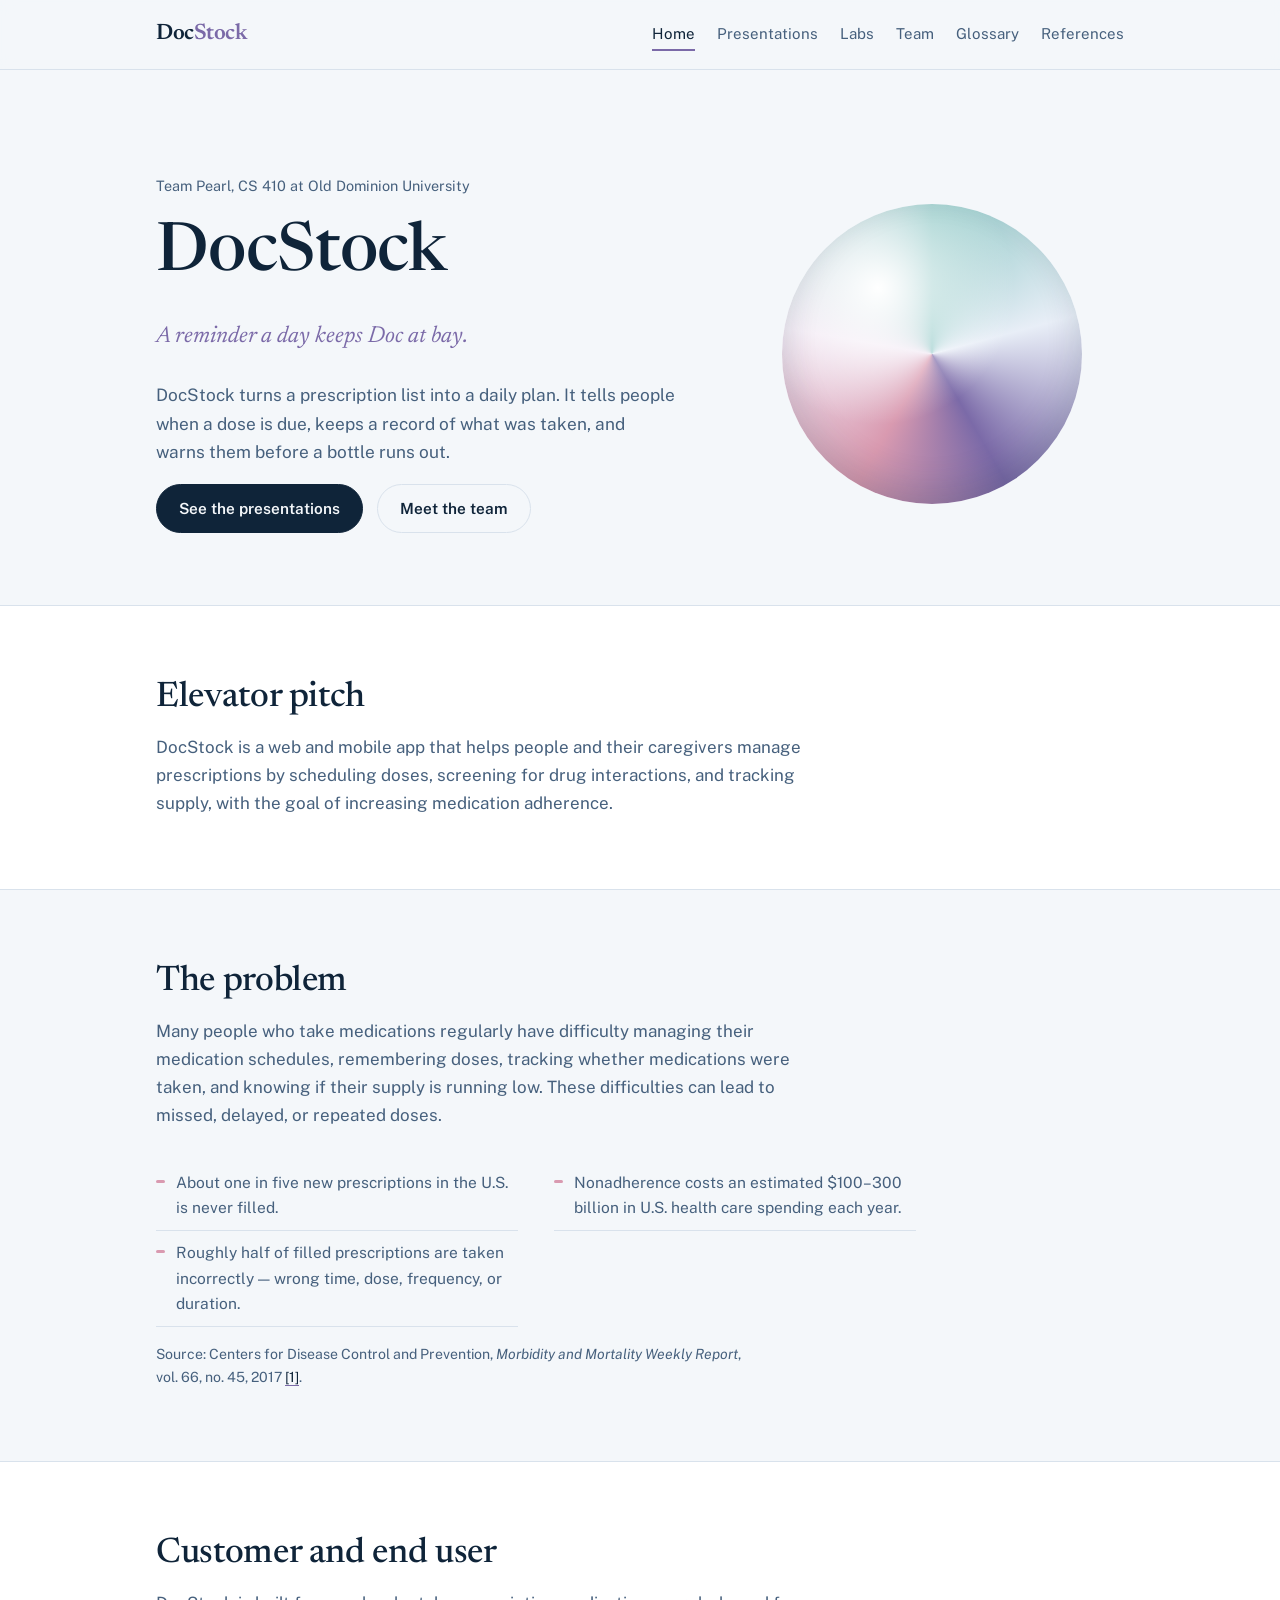
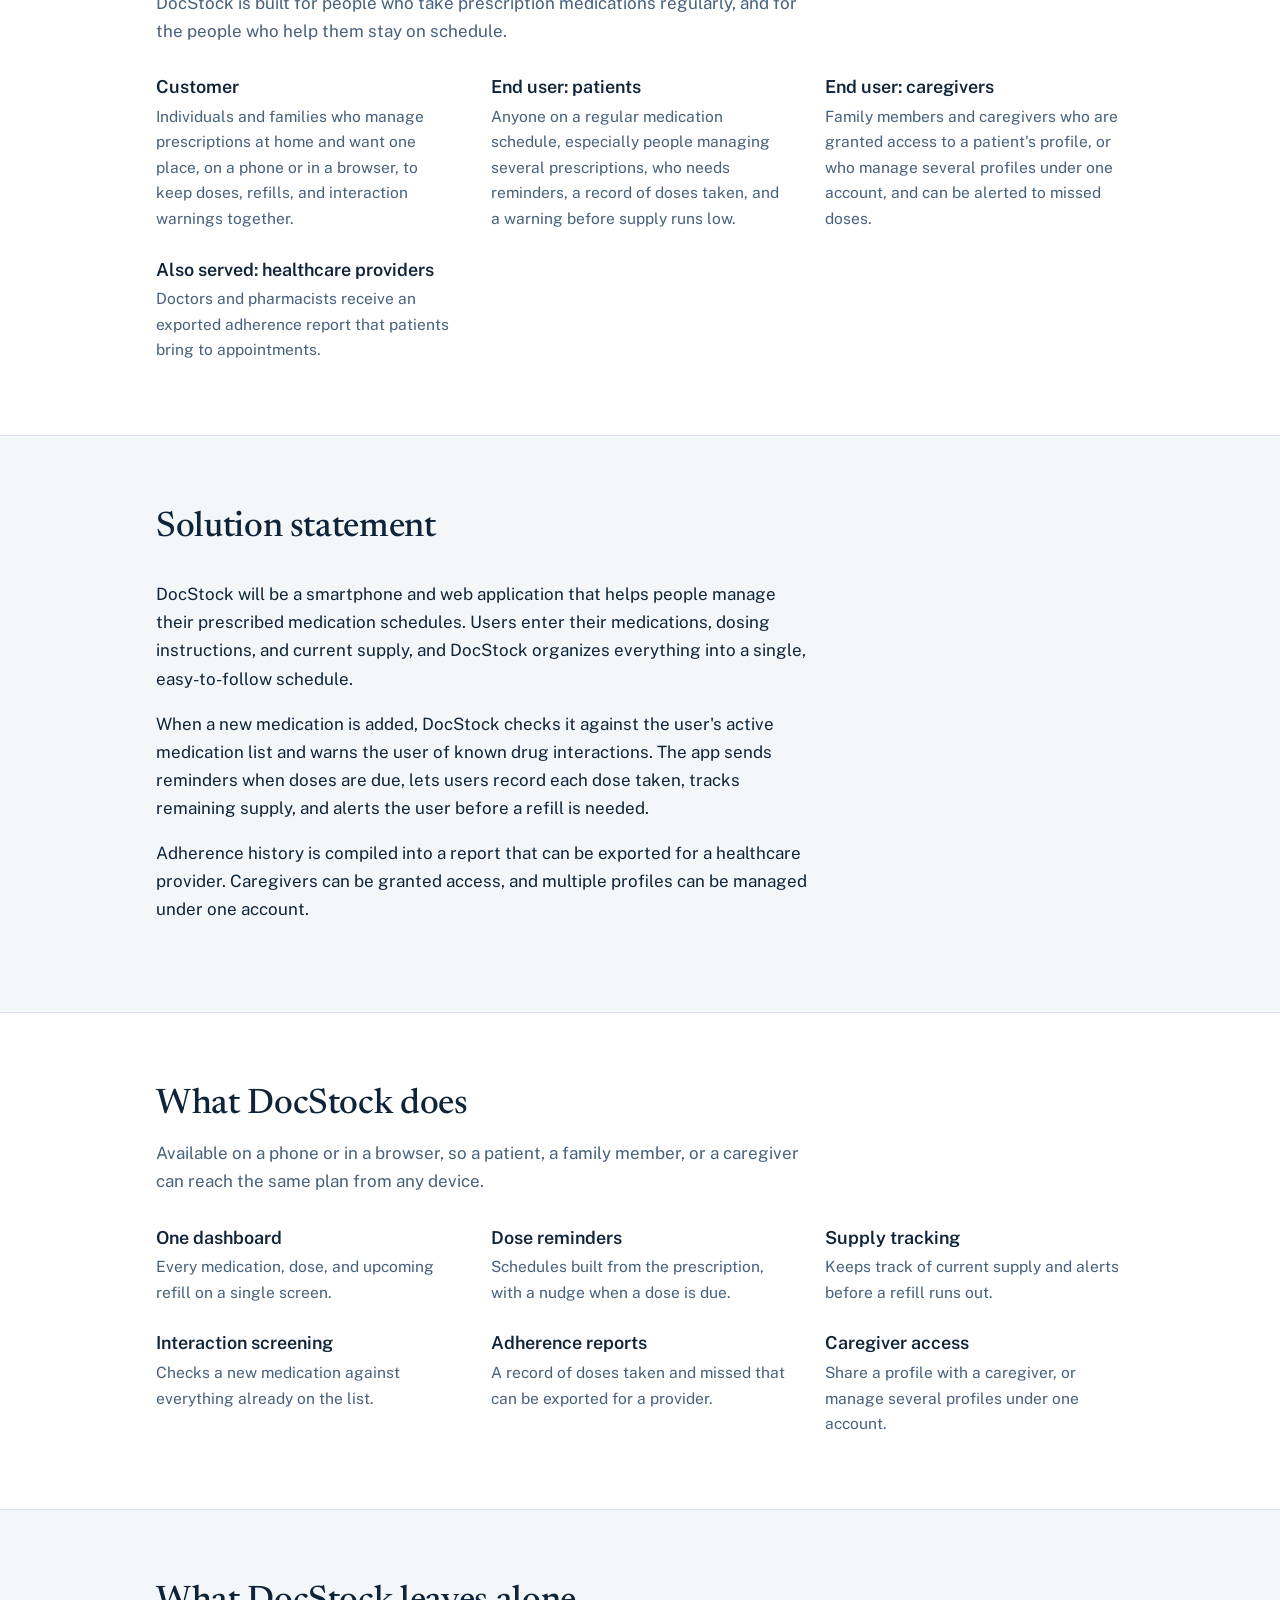
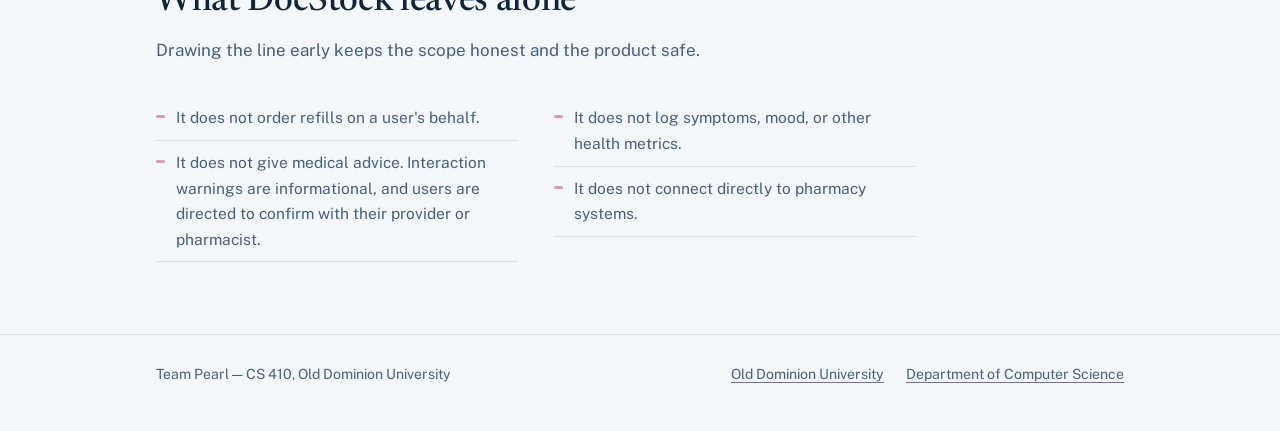
<file: index.html>
<!DOCTYPE html>
<html lang="en">
<head>
<meta charset="utf-8">
<meta name="viewport" content="width=device-width, initial-scale=1">
<title>DocStock — Team Pearl</title>
<meta name="description" content="DocStock is a smartphone and web application that helps people manage prescribed medication schedules. Built by Team Pearl, CS 410 at Old Dominion University.">
<link rel="preconnect" href="https://fonts.googleapis.com">
<link rel="preconnect" href="https://fonts.gstatic.com" crossorigin>
<link href="https://fonts.googleapis.com/css2?family=Newsreader:ital,opsz,wght@0,6..72,400;0,6..72,500;0,6..72,600;1,6..72,400&family=Public+Sans:wght@400;500;600&display=swap" rel="stylesheet">
<link rel="stylesheet" href="assets/styles.css">
</head>
<body>

<header class="masthead">
  <div class="wrap">
    <a class="wordmark" href="index.html">Doc<span>Stock</span></a>
    <nav aria-label="Main">
      <a href="index.html" aria-current="page">Home</a>
      <a href="presentations.html">Presentations</a>
      <a href="labs.html">Labs</a>
      <a href="team.html">Team</a>
      <a href="glossary.html">Glossary</a>
      <a href="references.html">References</a>
    </nav>
  </div>
</header>

<main>

  <section class="hero">
    <div class="wrap">
      <div>
        <p class="kicker">Team Pearl, CS 410 at Old Dominion University</p>
        <h1>DocStock</h1>
        <p class="tagline">A reminder a day keeps Doc at bay.</p>
        <p class="lede">DocStock turns a prescription list into a daily plan.
          It tells people when a dose is due, keeps a record of what was taken,
          and warns them before a bottle runs out.</p>
        <div class="next-links">
          <a class="button" href="presentations.html">See the presentations</a>
          <a class="button button--quiet" href="team.html">Meet the team</a>
        </div>
      </div>
      <div class="pearl" aria-hidden="true"></div>
    </div>
  </section>

  <section class="band band--shell">
    <div class="wrap">
      <div class="section-head" style="margin-bottom:0">
        <h2>Elevator pitch</h2>
        <p>DocStock is a web and mobile app that helps people and their caregivers
          manage prescriptions by scheduling doses, screening for drug interactions,
          and tracking supply, with the goal of increasing medication adherence.</p>
      </div>
    </div>
  </section>

  <section class="band">
    <div class="wrap">
      <div class="section-head">
        <h2>The problem</h2>
        <p>Many people who take medications regularly have difficulty managing their
          medication schedules, remembering doses, tracking whether medications were taken,
          and knowing if their supply is running low. These difficulties can lead to missed,
          delayed, or repeated doses.</p>
      </div>
      <ul class="rule-list">
        <li>About one in five new prescriptions in the U.S. is never filled.</li>
        <li>Roughly half of filled prescriptions are taken incorrectly &mdash; wrong time, dose, frequency, or duration.</li>
        <li>Nonadherence costs an estimated $100&ndash;300 billion in U.S. health care spending each year.</li>
      </ul>
      <p class="source">Source: Centers for Disease Control and Prevention, <em>Morbidity and Mortality Weekly Report</em>, vol. 66, no. 45, 2017 <a href="references.html#ref-1">[1]</a>.</p>
    </div>
  </section>

  <section class="band band--shell">
    <div class="wrap">
      <div class="section-head">
        <h2>Customer and end user</h2>
        <p>DocStock is built for people who take prescription medications regularly,
          and for the people who help them stay on schedule.</p>
      </div>

      <div class="grid">
        <div class="feature">
          <h3>Customer</h3>
          <p>Individuals and families who manage prescriptions at home and want one place,
            on a phone or in a browser, to keep doses, refills, and interaction warnings together.</p>
        </div>
        <div class="feature">
          <h3>End user: patients</h3>
          <p>Anyone on a regular medication schedule, especially people managing several prescriptions,
            who needs reminders, a record of doses taken, and a warning before supply runs low.</p>
        </div>
        <div class="feature">
          <h3>End user: caregivers</h3>
          <p>Family members and caregivers who are granted access to a patient's profile,
            or who manage several profiles under one account, and can be alerted to missed doses.</p>
        </div>
        <div class="feature">
          <h3>Also served: healthcare providers</h3>
          <p>Doctors and pharmacists receive an exported adherence report that patients
            bring to appointments.</p>
        </div>
      </div>
    </div>
  </section>

  <section class="band">
    <div class="wrap">
      <div class="section-head">
        <h2>Solution statement</h2>
      </div>
      <p>DocStock will be a smartphone and web application that helps people manage their
        prescribed medication schedules. Users enter their medications, dosing instructions,
        and current supply, and DocStock organizes everything into a single, easy-to-follow schedule.</p>
      <p>When a new medication is added, DocStock checks it against the user's active medication
        list and warns the user of known drug interactions. The app sends reminders when doses
        are due, lets users record each dose taken, tracks remaining supply, and alerts the user
        before a refill is needed.</p>
      <p>Adherence history is compiled into a report that can be exported for a healthcare provider.
        Caregivers can be granted access, and multiple profiles can be managed under one account.</p>
    </div>
  </section>

  <section class="band band--shell">
    <div class="wrap">
      <div class="section-head">
        <h2>What DocStock does</h2>
        <p>Available on a phone or in a browser, so a patient, a family member,
          or a caregiver can reach the same plan from any device.</p>
      </div>

      <div class="grid">
        <div class="feature">
          <h3>One dashboard</h3>
          <p>Every medication, dose, and upcoming refill on a single screen.</p>
        </div>
        <div class="feature">
          <h3>Dose reminders</h3>
          <p>Schedules built from the prescription, with a nudge when a dose is due.</p>
        </div>
        <div class="feature">
          <h3>Supply tracking</h3>
          <p>Keeps track of current supply and alerts before a refill runs out.</p>
        </div>
        <div class="feature">
          <h3>Interaction screening</h3>
          <p>Checks a new medication against everything already on the list.</p>
        </div>
        <div class="feature">
          <h3>Adherence reports</h3>
          <p>A record of doses taken and missed that can be exported for a provider.</p>
        </div>
        <div class="feature">
          <h3>Caregiver access</h3>
          <p>Share a profile with a caregiver, or manage several profiles under one account.</p>
        </div>
      </div>
    </div>
  </section>

  <section class="band">
    <div class="wrap">
      <div class="section-head">
        <h2>What DocStock leaves alone</h2>
        <p>Drawing the line early keeps the scope honest and the product safe.</p>
      </div>
      <ul class="rule-list">
        <li>It does not order refills on a user's behalf.</li>
        <li>It does not give medical advice. Interaction warnings are informational, and users are directed to confirm with their provider or pharmacist.</li>
        <li>It does not log symptoms, mood, or other health metrics.</li>
        <li>It does not connect directly to pharmacy systems.</li>
      </ul>
    </div>
  </section>

</main>

<footer class="site-foot">
  <div class="wrap">
    <p>Team Pearl — CS 410, Old Dominion University</p>
    <p class="foot-links">
      <a href="https://www.odu.edu/">Old Dominion University</a>
      <a href="https://www.odu.edu/computer-science">Department of Computer Science</a>
    </p>
  </div>
</footer>

</body>
</html>
</file>
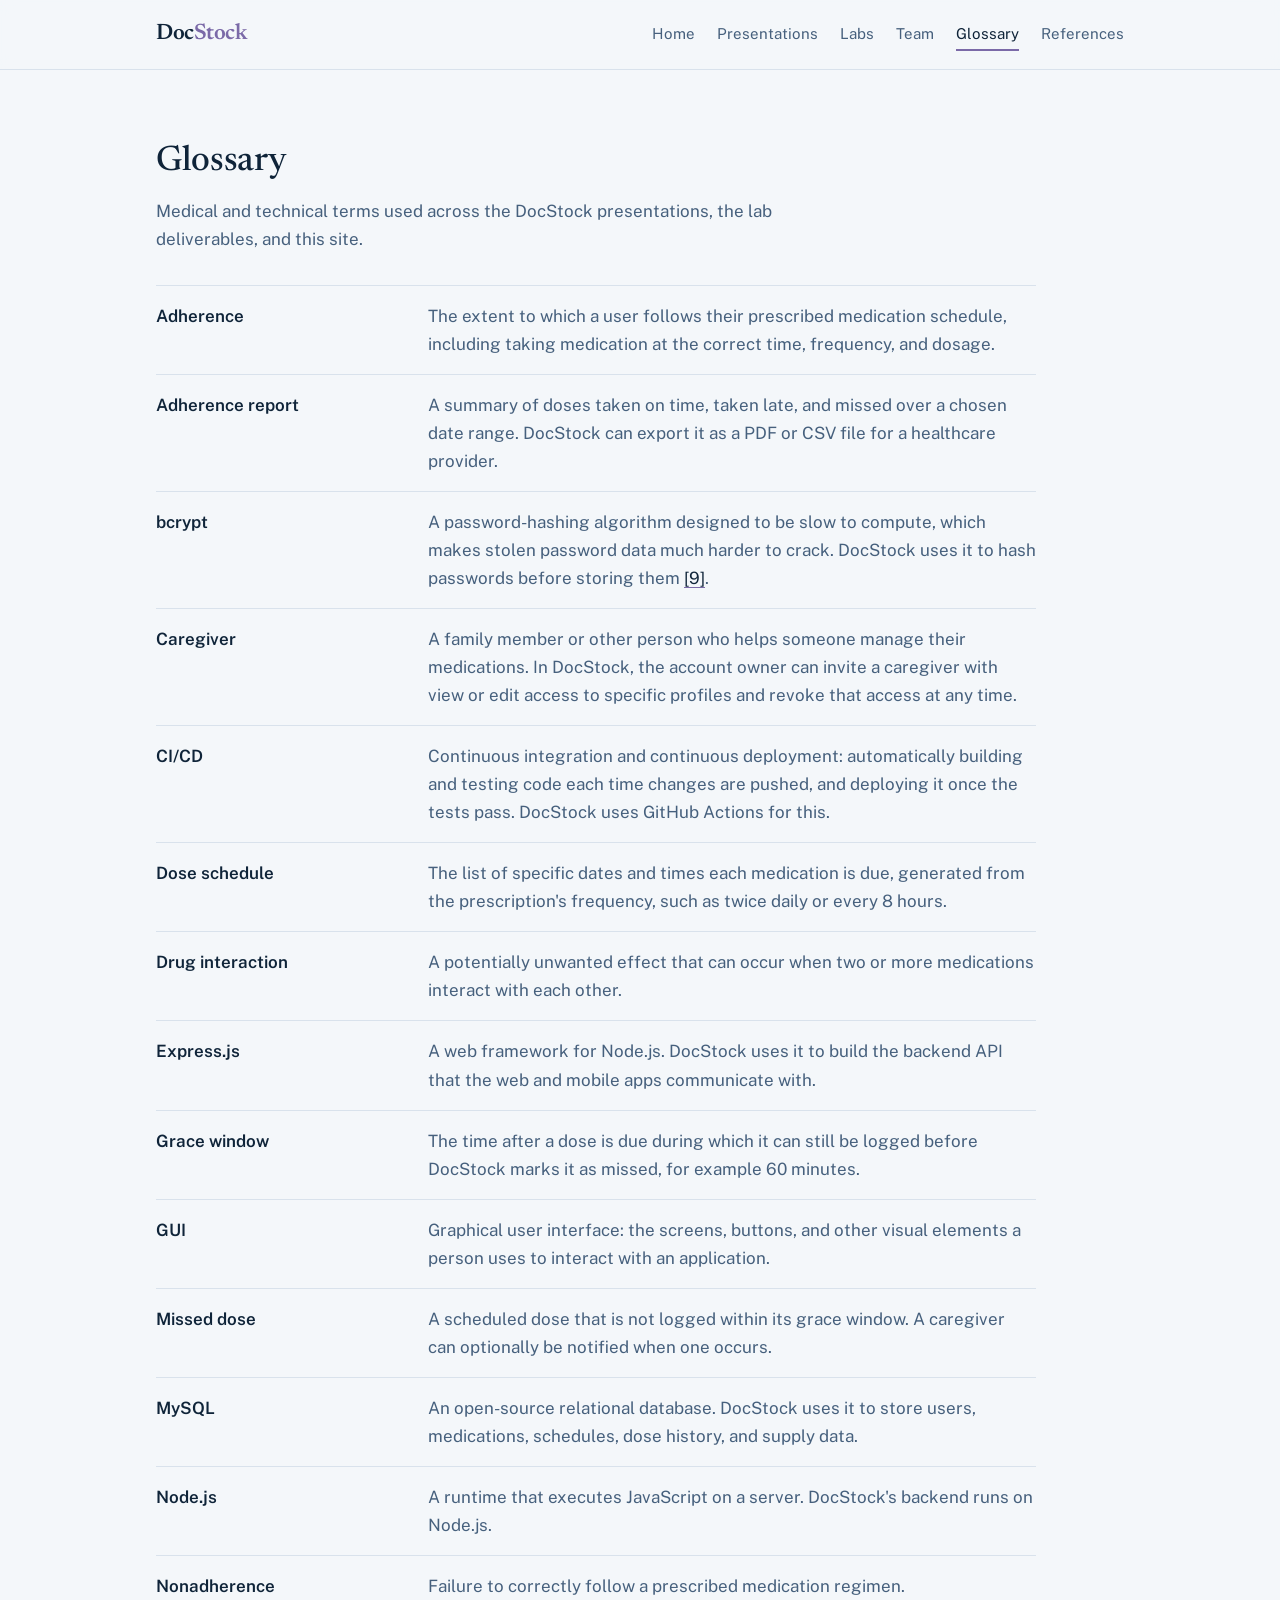
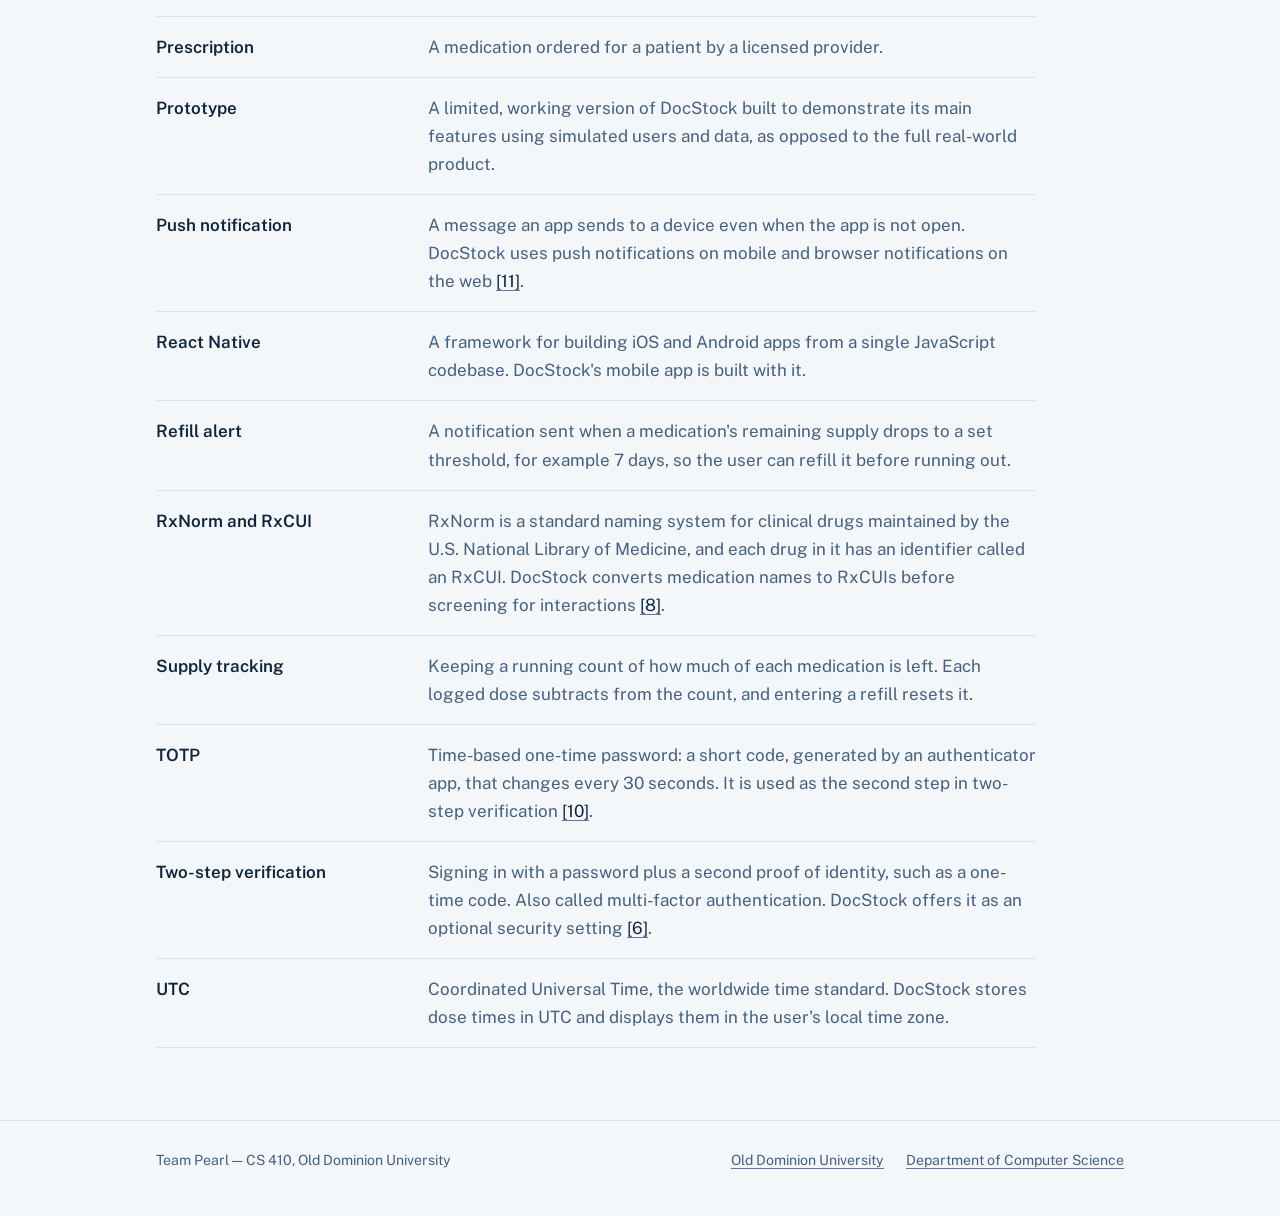
<file: glossary.html>
<!DOCTYPE html>
<html lang="en">
<head>
<meta charset="utf-8">
<meta name="viewport" content="width=device-width, initial-scale=1">
<title>Glossary — DocStock, Team Pearl</title>
<meta name="description" content="Definitions of the medical and technical terms used in Team Pearl's DocStock project.">
<link rel="preconnect" href="https://fonts.googleapis.com">
<link rel="preconnect" href="https://fonts.gstatic.com" crossorigin>
<link href="https://fonts.googleapis.com/css2?family=Newsreader:ital,opsz,wght@0,6..72,400;0,6..72,500;0,6..72,600;1,6..72,400&family=Public+Sans:wght@400;500;600&display=swap" rel="stylesheet">
<link rel="stylesheet" href="assets/styles.css">
</head>
<body>

<header class="masthead">
  <div class="wrap">
    <a class="wordmark" href="index.html">Doc<span>Stock</span></a>
    <nav aria-label="Main">
      <a href="index.html">Home</a>
      <a href="presentations.html">Presentations</a>
      <a href="labs.html">Labs</a>
      <a href="team.html">Team</a>
      <a href="glossary.html" aria-current="page">Glossary</a>
      <a href="references.html">References</a>
    </nav>
  </div>
</header>

<main>
  <section class="band" style="border-top:0">
    <div class="wrap">
      <div class="section-head">
        <h2>Glossary</h2>
        <p>Medical and technical terms used across the DocStock presentations, the lab deliverables, and this site.</p>
      </div>

      <dl class="glossary">
        <div>
          <dt>Adherence</dt>
          <dd>The extent to which a user follows their prescribed medication schedule, including taking
            medication at the correct time, frequency, and dosage.</dd>
        </div>
        <div>
          <dt>Adherence report</dt>
          <dd>A summary of doses taken on time, taken late, and missed over a chosen date range.
            DocStock can export it as a PDF or CSV file for a healthcare provider.</dd>
        </div>
        <div>
          <dt>bcrypt</dt>
          <dd>A password-hashing algorithm designed to be slow to compute, which makes stolen password
            data much harder to crack. DocStock uses it to hash passwords before storing them
            <a href="references.html#ref-9">[9]</a>.</dd>
        </div>
        <div>
          <dt>Caregiver</dt>
          <dd>A family member or other person who helps someone manage their medications. In DocStock,
            the account owner can invite a caregiver with view or edit access to specific profiles and
            revoke that access at any time.</dd>
        </div>
        <div>
          <dt>CI/CD</dt>
          <dd>Continuous integration and continuous deployment: automatically building and testing code
            each time changes are pushed, and deploying it once the tests pass. DocStock uses GitHub
            Actions for this.</dd>
        </div>
        <div>
          <dt>Dose schedule</dt>
          <dd>The list of specific dates and times each medication is due, generated from the
            prescription's frequency, such as twice daily or every 8 hours.</dd>
        </div>
        <div>
          <dt>Drug interaction</dt>
          <dd>A potentially unwanted effect that can occur when two or more medications interact with each other.</dd>
        </div>
        <div>
          <dt>Express.js</dt>
          <dd>A web framework for Node.js. DocStock uses it to build the backend API that the web and
            mobile apps communicate with.</dd>
        </div>
        <div>
          <dt>Grace window</dt>
          <dd>The time after a dose is due during which it can still be logged before DocStock marks it
            as missed, for example 60 minutes.</dd>
        </div>
        <div>
          <dt>GUI</dt>
          <dd>Graphical user interface: the screens, buttons, and other visual elements a person uses to
            interact with an application.</dd>
        </div>
        <div>
          <dt>Missed dose</dt>
          <dd>A scheduled dose that is not logged within its grace window. A caregiver can optionally be
            notified when one occurs.</dd>
        </div>
        <div>
          <dt>MySQL</dt>
          <dd>An open-source relational database. DocStock uses it to store users, medications, schedules,
            dose history, and supply data.</dd>
        </div>
        <div>
          <dt>Node.js</dt>
          <dd>A runtime that executes JavaScript on a server. DocStock's backend runs on Node.js.</dd>
        </div>
        <div>
          <dt>Nonadherence</dt>
          <dd>Failure to correctly follow a prescribed medication regimen.</dd>
        </div>
        <div>
          <dt>Prescription</dt>
          <dd>A medication ordered for a patient by a licensed provider.</dd>
        </div>
        <div>
          <dt>Prototype</dt>
          <dd>A limited, working version of DocStock built to demonstrate its main features using
            simulated users and data, as opposed to the full real-world product.</dd>
        </div>
        <div>
          <dt>Push notification</dt>
          <dd>A message an app sends to a device even when the app is not open. DocStock uses push
            notifications on mobile and browser notifications on the web
            <a href="references.html#ref-11">[11]</a>.</dd>
        </div>
        <div>
          <dt>React Native</dt>
          <dd>A framework for building iOS and Android apps from a single JavaScript codebase.
            DocStock's mobile app is built with it.</dd>
        </div>
        <div>
          <dt>Refill alert</dt>
          <dd>A notification sent when a medication's remaining supply drops to a set threshold, for
            example 7 days, so the user can refill it before running out.</dd>
        </div>
        <div>
          <dt>RxNorm and RxCUI</dt>
          <dd>RxNorm is a standard naming system for clinical drugs maintained by the U.S. National
            Library of Medicine, and each drug in it has an identifier called an RxCUI. DocStock converts
            medication names to RxCUIs before screening for interactions
            <a href="references.html#ref-8">[8]</a>.</dd>
        </div>
        <div>
          <dt>Supply tracking</dt>
          <dd>Keeping a running count of how much of each medication is left. Each logged dose subtracts
            from the count, and entering a refill resets it.</dd>
        </div>
        <div>
          <dt>TOTP</dt>
          <dd>Time-based one-time password: a short code, generated by an authenticator app, that changes
            every 30 seconds. It is used as the second step in two-step verification
            <a href="references.html#ref-10">[10]</a>.</dd>
        </div>
        <div>
          <dt>Two-step verification</dt>
          <dd>Signing in with a password plus a second proof of identity, such as a one-time code. Also
            called multi-factor authentication. DocStock offers it as an optional security setting
            <a href="references.html#ref-6">[6]</a>.</dd>
        </div>
        <div>
          <dt>UTC</dt>
          <dd>Coordinated Universal Time, the worldwide time standard. DocStock stores dose times in UTC
            and displays them in the user's local time zone.</dd>
        </div>
      </dl>
    </div>
  </section>
</main>

<footer class="site-foot">
  <div class="wrap">
    <p>Team Pearl — CS 410, Old Dominion University</p>
    <p class="foot-links">
      <a href="https://www.odu.edu/">Old Dominion University</a>
      <a href="https://www.odu.edu/computer-science">Department of Computer Science</a>
    </p>
  </div>
</footer>

</body>
</html>
</file>
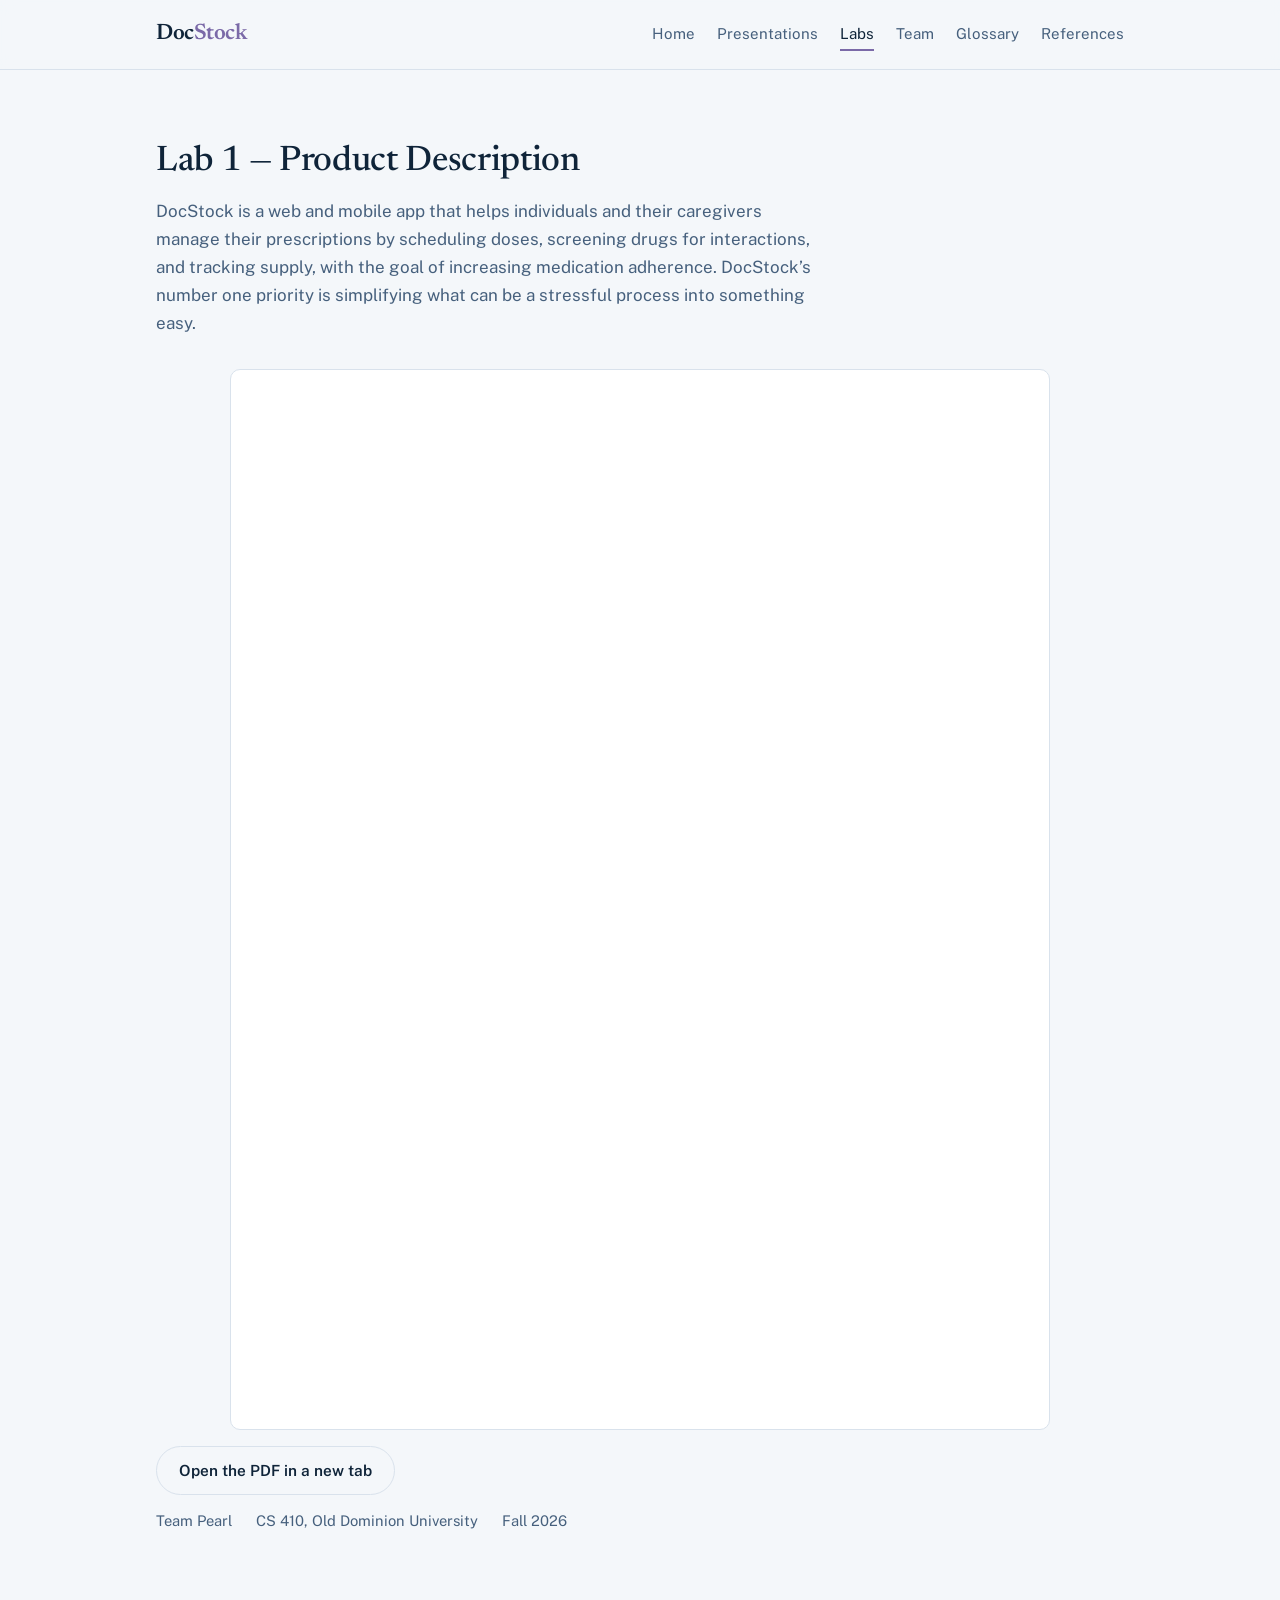
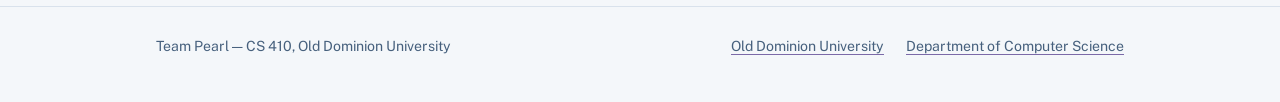
<file: labs.html>
<!DOCTYPE html>
<html lang="en">
<head>
<meta charset="utf-8">
<meta name="viewport" content="width=device-width, initial-scale=1">
<title>Labs — DocStock, Team Pearl</title>
<meta name="description" content="Team Pearl's lab deliverables for DocStock, CS 410 at Old Dominion University.">
<link rel="preconnect" href="https://fonts.googleapis.com">
<link rel="preconnect" href="https://fonts.gstatic.com" crossorigin>
<link href="https://fonts.googleapis.com/css2?family=Newsreader:ital,opsz,wght@0,6..72,400;0,6..72,500;0,6..72,600;1,6..72,400&family=Public+Sans:wght@400;500;600&display=swap" rel="stylesheet">
<link rel="stylesheet" href="assets/styles.css">
</head>
<body>

<header class="masthead">
  <div class="wrap">
    <a class="wordmark" href="index.html">Doc<span>Stock</span></a>
    <nav aria-label="Main">
      <a href="index.html">Home</a>
      <a href="presentations.html">Presentations</a>
      <a href="labs.html" aria-current="page">Labs</a>
      <a href="team.html">Team</a>
      <a href="glossary.html">Glossary</a>
      <a href="references.html">References</a>
    </nav>
  </div>
</header>

<main>
  <section class="band" style="border-top:0">
    <div class="wrap">
      <div class="section-head">
        <h2>Lab 1 &mdash; Product Description</h2>
        <p>DocStock is a web and mobile app that helps individuals and their caregivers manage
          their prescriptions by scheduling doses, screening drugs for interactions, and tracking
          supply, with the goal of increasing medication adherence. DocStock’s number one priority
          is simplifying what can be a stressful process into something easy.</p>
      </div>

      <div class="deck-frame deck-frame--doc">
        <iframe src="Labs/CS410%20Lab%201.pdf"
                title="Lab 1 — DocStock Product Description"
                allowfullscreen
                loading="lazy"></iframe>
      </div>

      <p class="deck-fallback">
        <a class="button button--quiet" href="Labs/CS410%20Lab%201.pdf" target="_blank" rel="noopener">Open the PDF in a new tab</a>
      </p>

      <div class="deck-meta">
        <span>Team Pearl</span>
        <span>CS 410, Old Dominion University</span>
        <span>Fall 2026</span>
      </div>
    </div>
  </section>
</main>

<footer class="site-foot">
  <div class="wrap">
    <p>Team Pearl — CS 410, Old Dominion University</p>
    <p class="foot-links">
      <a href="https://www.odu.edu/">Old Dominion University</a>
      <a href="https://www.odu.edu/computer-science">Department of Computer Science</a>
    </p>
  </div>
</footer>

</body>
</html>
</file>
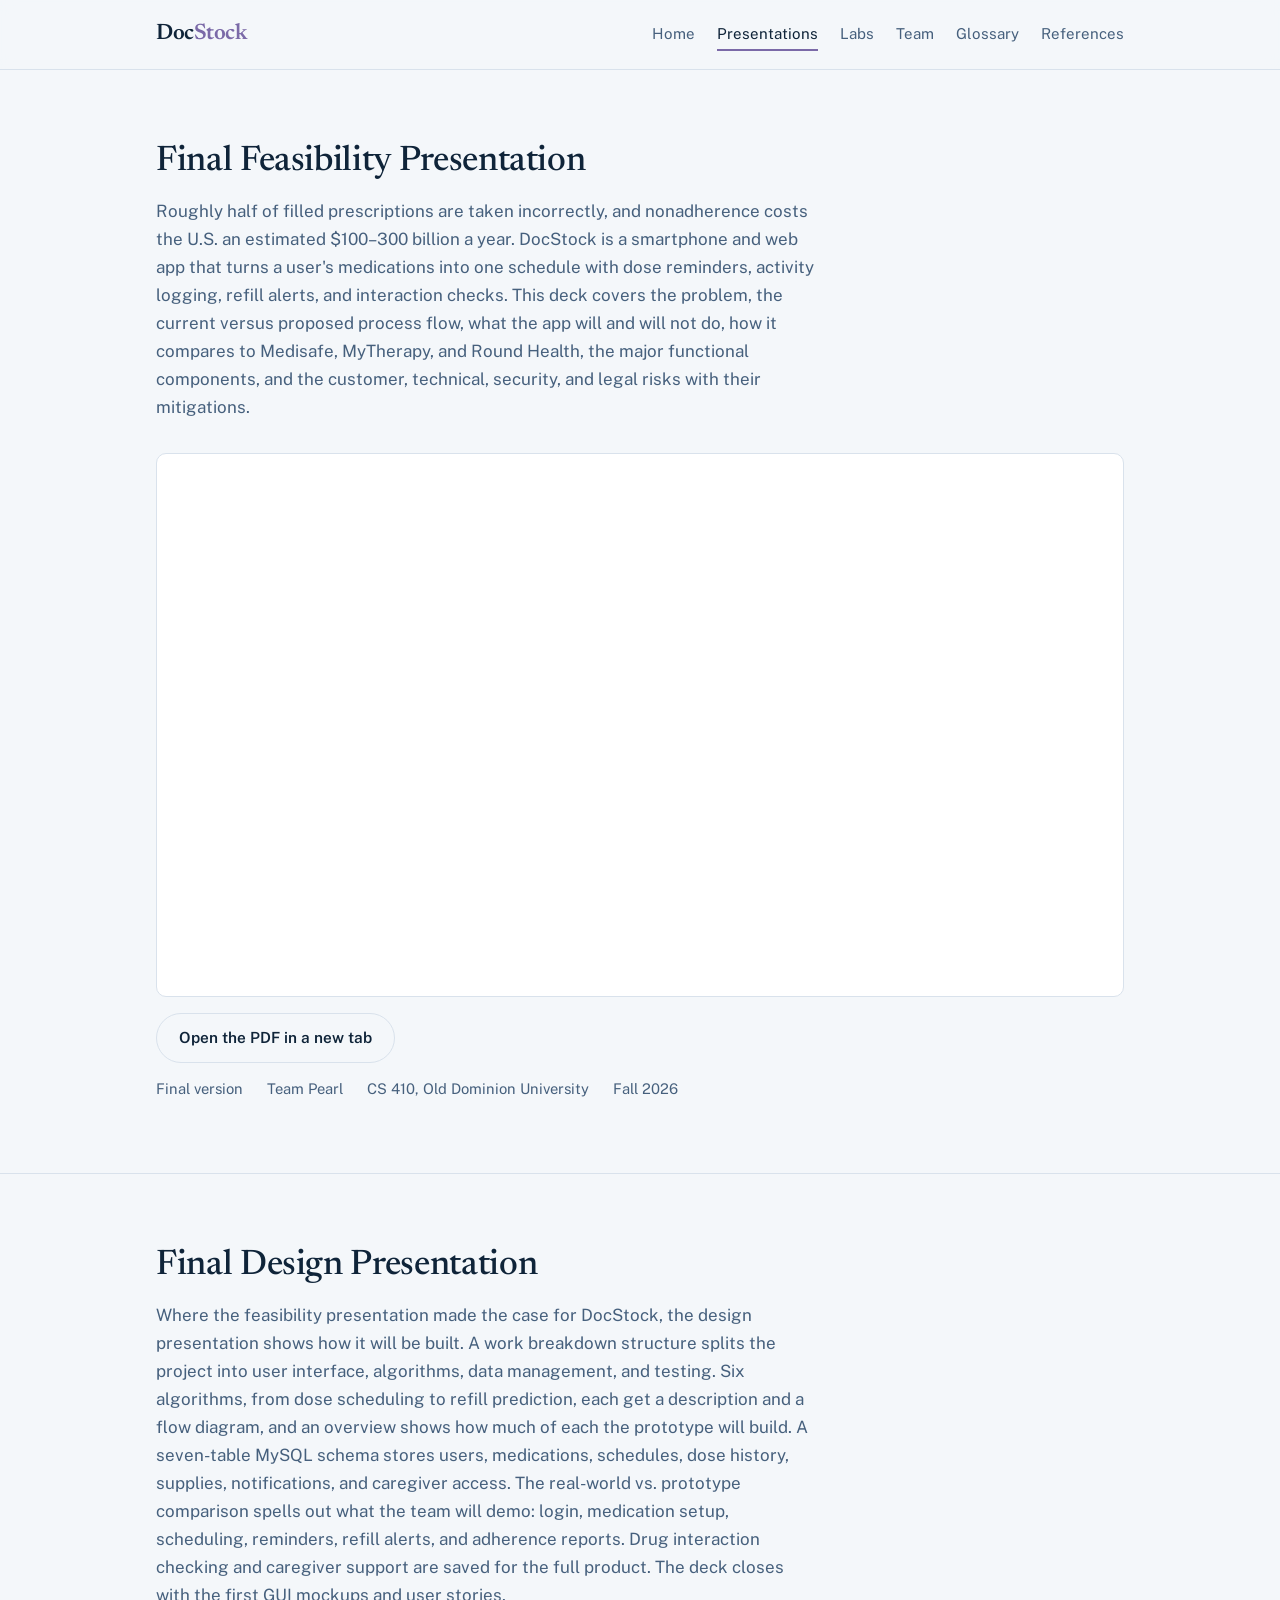
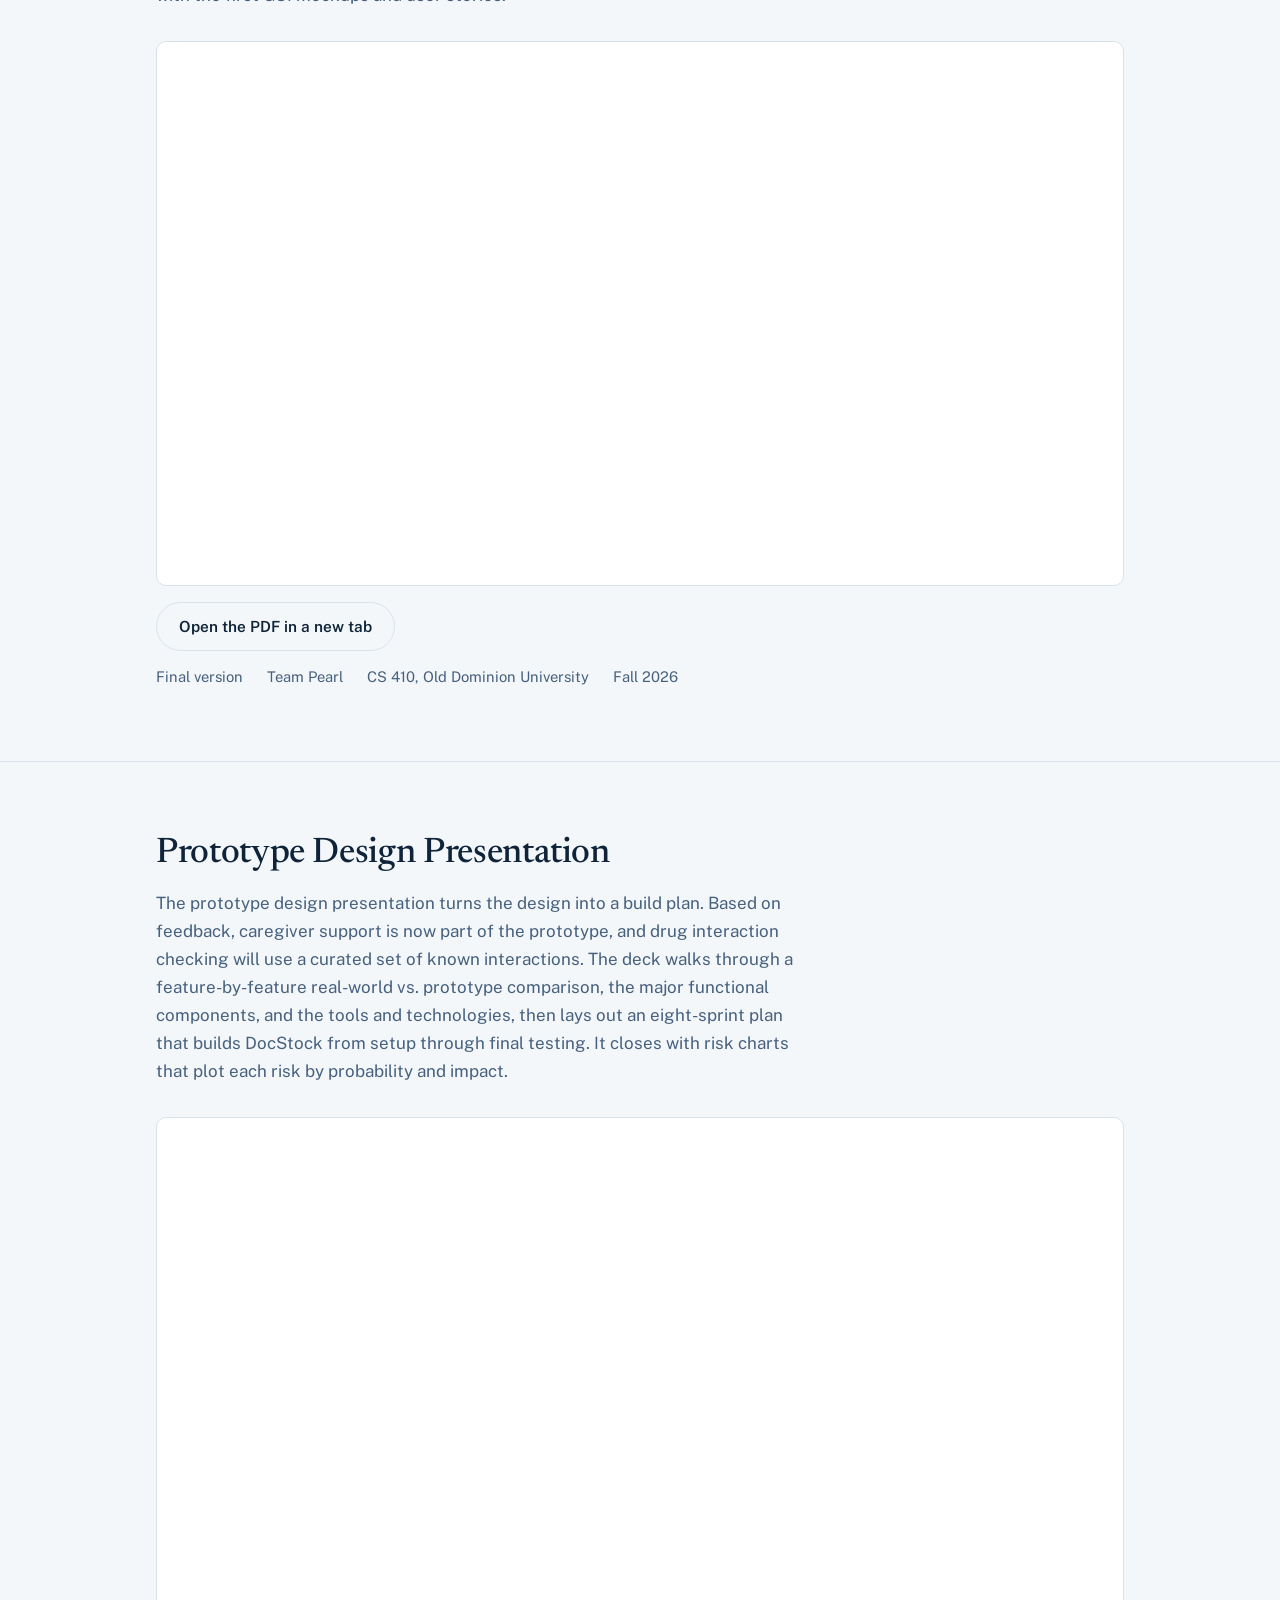
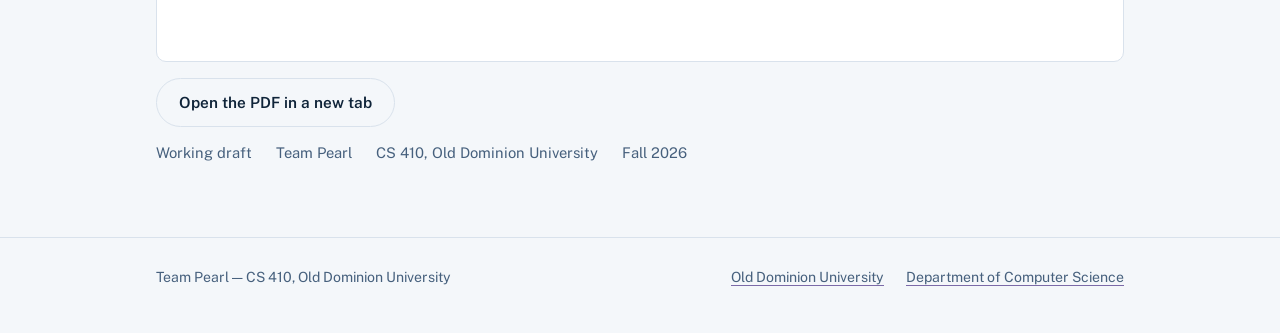
<file: presentations.html>
<!DOCTYPE html>
<html lang="en">
<head>
<meta charset="utf-8">
<meta name="viewport" content="width=device-width, initial-scale=1">
<title>Presentations — DocStock, Team Pearl</title>
<meta name="description" content="Team Pearl's Final Feasibility Presentation, Design Presentation, and Prototype Design Presentation for DocStock.">
<link rel="preconnect" href="https://fonts.googleapis.com">
<link rel="preconnect" href="https://fonts.gstatic.com" crossorigin>
<link href="https://fonts.googleapis.com/css2?family=Newsreader:ital,opsz,wght@0,6..72,400;0,6..72,500;0,6..72,600;1,6..72,400&family=Public+Sans:wght@400;500;600&display=swap" rel="stylesheet">
<link rel="stylesheet" href="assets/styles.css">
</head>
<body>

<header class="masthead">
  <div class="wrap">
    <a class="wordmark" href="index.html">Doc<span>Stock</span></a>
    <nav aria-label="Main">
      <a href="index.html">Home</a>
      <a href="presentations.html" aria-current="page">Presentations</a>
      <a href="labs.html">Labs</a>
      <a href="team.html">Team</a>
      <a href="glossary.html">Glossary</a>
      <a href="references.html">References</a>
    </nav>
  </div>
</header>

<main>
  <section class="band" style="border-top:0">
    <div class="wrap">
      <div class="section-head">
        <h2>Final Feasibility Presentation</h2>
        <p>Roughly half of filled prescriptions are taken incorrectly,
          and nonadherence costs the U.S. an estimated $100–300 billion a year.
          DocStock is a smartphone and web app that turns a user's medications into one
          schedule with dose reminders, activity logging, refill alerts, and interaction checks.
          This deck covers the problem, the current versus proposed process flow, what the app will
          and will not do, how it compares to Medisafe, MyTherapy, and Round Health, the major
          functional components, and the customer, technical, security, and legal risks with their mitigations.</p>
      </div>

      <div class="deck-frame">
        <iframe src="presentations/DocStock%20Feasibility%20V3.2.pdf"
                title="Team Pearl Final Feasibility Presentation"
                allowfullscreen
                loading="lazy"></iframe>
      </div>

      <p class="deck-fallback">
        <a class="button button--quiet" href="presentations/DocStock%20Feasibility%20V3.2.pdf" target="_blank" rel="noopener">Open the PDF in a new tab</a>
      </p>

      <div class="deck-meta">
        <span>Final version</span>
        <span>Team Pearl</span>
        <span>CS 410, Old Dominion University</span>
        <span>Fall 2026</span>
      </div>
    </div>
  </section>

  <section class="band">
    <div class="wrap">
      <div class="section-head">
        <h2>Final Design Presentation</h2>
        <p>Where the feasibility presentation made the case for DocStock, the design presentation
          shows how it will be built. A work breakdown structure splits the project into user interface,
          algorithms, data management, and testing. Six algorithms, from dose scheduling to refill
          prediction, each get a description and a flow diagram, and an overview shows how much of each
          the prototype will build. A seven-table MySQL schema stores users, medications, schedules,
          dose history, supplies, notifications, and caregiver access. The real-world vs. prototype
          comparison spells out what the team will demo: login, medication setup, scheduling, reminders,
          refill alerts, and adherence reports. Drug interaction checking and caregiver support are saved
          for the full product. The deck closes with the first GUI mockups and user stories.</p>
      </div>

      <div class="deck-frame">
        <iframe src="presentations/DocStock%20Design%20V3.pdf"
                title="Team Pearl Final Design Presentation"
                allowfullscreen
                loading="lazy"></iframe>
      </div>

      <p class="deck-fallback">
        <a class="button button--quiet" href="presentations/DocStock%20Design%20V3.pdf" target="_blank" rel="noopener">Open the PDF in a new tab</a>
      </p>

      <div class="deck-meta">
        <span>Final version</span>
        <span>Team Pearl</span>
        <span>CS 410, Old Dominion University</span>
        <span>Fall 2026</span>
      </div>
    </div>
  </section>

  <section class="band">
    <div class="wrap">
      <div class="section-head">
        <h2>Prototype Design Presentation</h2>
        <p>The prototype design presentation turns the design into a build plan. Based on feedback,
          caregiver support is now part of the prototype, and drug interaction checking will use a
          curated set of known interactions. The deck walks through a feature-by-feature real-world vs.
          prototype comparison, the major functional components, and the tools and technologies, then
          lays out an eight-sprint plan that builds DocStock from setup through final testing. It closes
          with risk charts that plot each risk by probability and impact.</p>
      </div>

      <div class="deck-frame">
        <iframe src="presentations/DocStock%20Prototype%20Design%20V2.pdf"
                title="Team Pearl Prototype Design Presentation"
                allowfullscreen
                loading="lazy"></iframe>
      </div>

      <p class="deck-fallback">
        <a class="button button--quiet" href="presentations/DocStock%20Prototype%20Design%20V2.pdf" target="_blank" rel="noopener">Open the PDF in a new tab</a>
      </p>

      <div class="deck-meta">
        <span>Working draft</span>
        <span>Team Pearl</span>
        <span>CS 410, Old Dominion University</span>
        <span>Fall 2026</span>
      </div>
    </div>
  </section>
</main>

<footer class="site-foot">
  <div class="wrap">
    <p>Team Pearl — CS 410, Old Dominion University</p>
    <p class="foot-links">
      <a href="https://www.odu.edu/">Old Dominion University</a>
      <a href="https://www.odu.edu/computer-science">Department of Computer Science</a>
    </p>
  </div>
</footer>

</body>
</html>
</file>
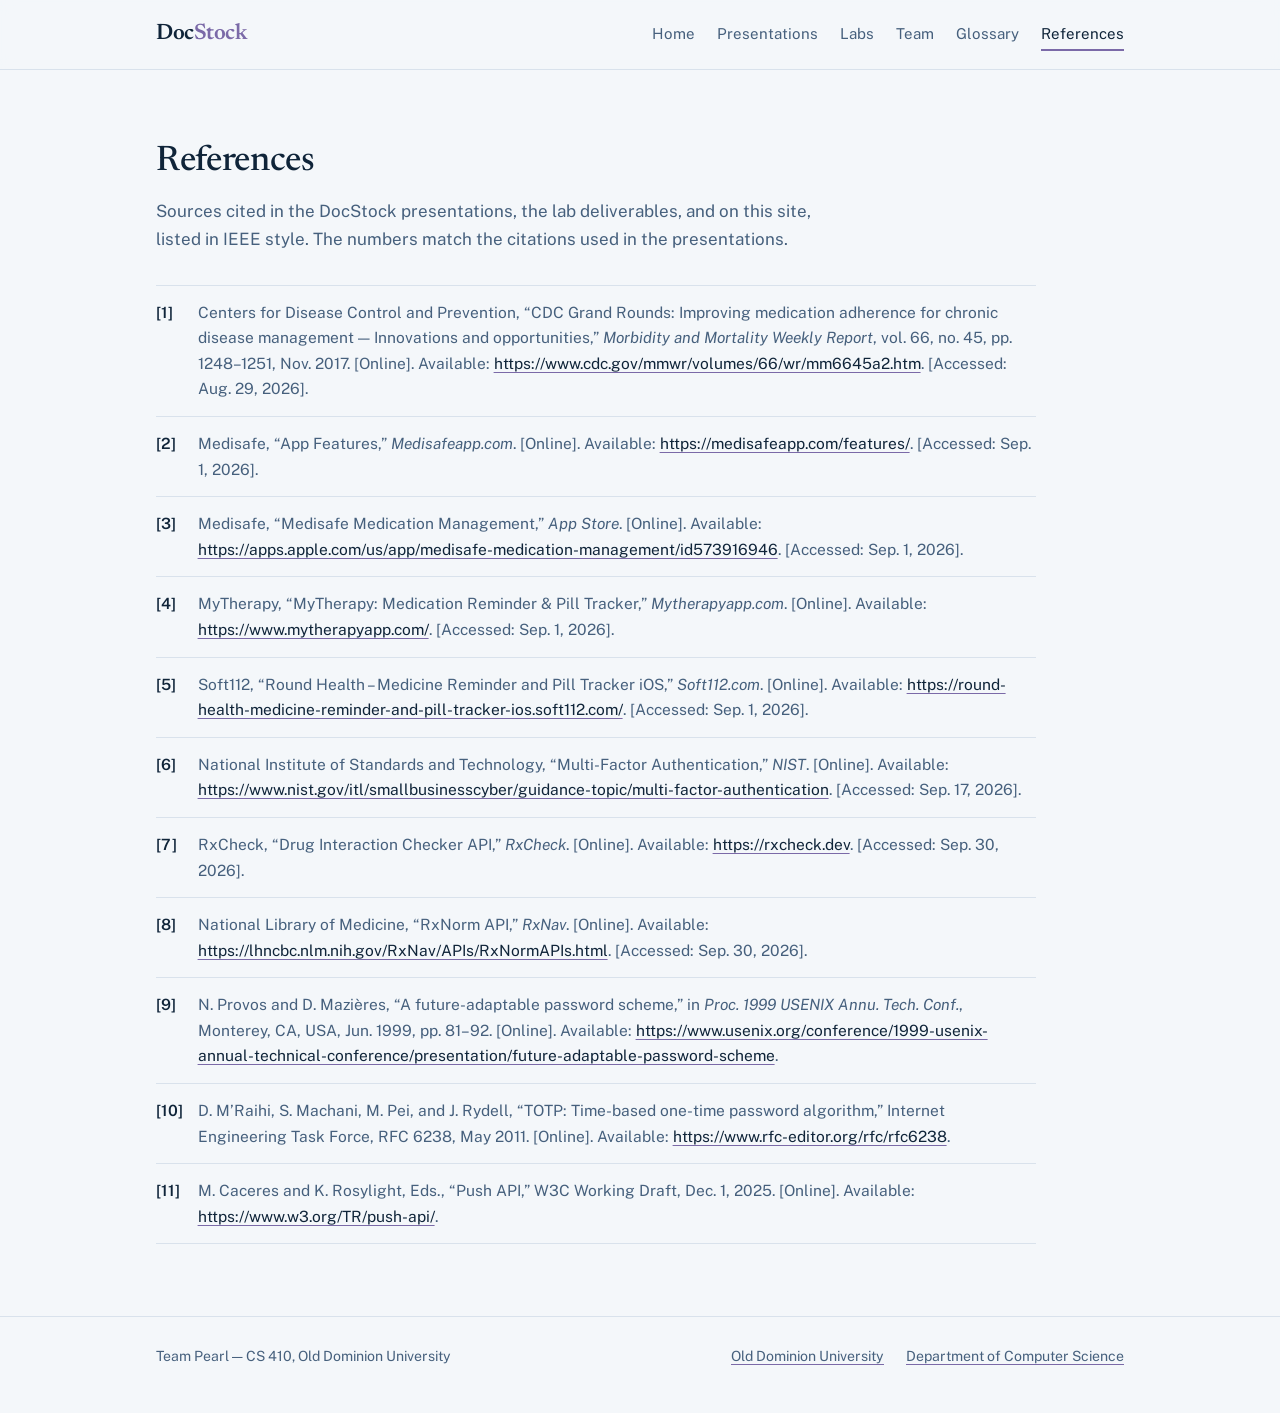
<file: references.html>
<!DOCTYPE html>
<html lang="en">
<head>
<meta charset="utf-8">
<meta name="viewport" content="width=device-width, initial-scale=1">
<title>References — DocStock, Team Pearl</title>
<meta name="description" content="Sources cited in Team Pearl's DocStock presentations and lab deliverables, in IEEE style.">
<link rel="preconnect" href="https://fonts.googleapis.com">
<link rel="preconnect" href="https://fonts.gstatic.com" crossorigin>
<link href="https://fonts.googleapis.com/css2?family=Newsreader:ital,opsz,wght@0,6..72,400;0,6..72,500;0,6..72,600;1,6..72,400&family=Public+Sans:wght@400;500;600&display=swap" rel="stylesheet">
<link rel="stylesheet" href="assets/styles.css">
</head>
<body>

<header class="masthead">
  <div class="wrap">
    <a class="wordmark" href="index.html">Doc<span>Stock</span></a>
    <nav aria-label="Main">
      <a href="index.html">Home</a>
      <a href="presentations.html">Presentations</a>
      <a href="labs.html">Labs</a>
      <a href="team.html">Team</a>
      <a href="glossary.html">Glossary</a>
      <a href="references.html" aria-current="page">References</a>
    </nav>
  </div>
</header>

<main>
  <section class="band" style="border-top:0">
    <div class="wrap">
      <div class="section-head">
        <h2>References</h2>
        <p>Sources cited in the DocStock presentations, the lab deliverables, and on this site,
          listed in IEEE style. The numbers match the citations used in the presentations.</p>
      </div>

      <ol class="ref-list">
        <li id="ref-1">
          <span class="ref-num">[1]</span>
          <span>Centers for Disease Control and Prevention, &ldquo;CDC Grand Rounds: Improving medication adherence
            for chronic disease management &mdash; Innovations and opportunities,&rdquo; <em>Morbidity and Mortality
            Weekly Report</em>, vol. 66, no. 45, pp. 1248&ndash;1251, Nov. 2017. [Online]. Available:
            <a href="https://www.cdc.gov/mmwr/volumes/66/wr/mm6645a2.htm">https://www.cdc.gov/mmwr/volumes/66/wr/mm6645a2.htm</a>.
            [Accessed: Aug. 29, 2026].</span>
        </li>
        <li id="ref-2">
          <span class="ref-num">[2]</span>
          <span>Medisafe, &ldquo;App Features,&rdquo; <em>Medisafeapp.com</em>. [Online]. Available:
            <a href="https://medisafeapp.com/features/">https://medisafeapp.com/features/</a>.
            [Accessed: Sep. 1, 2026].</span>
        </li>
        <li id="ref-3">
          <span class="ref-num">[3]</span>
          <span>Medisafe, &ldquo;Medisafe Medication Management,&rdquo; <em>App Store</em>. [Online]. Available:
            <a href="https://apps.apple.com/us/app/medisafe-medication-management/id573916946">https://apps.apple.com/us/app/medisafe-medication-management/id573916946</a>.
            [Accessed: Sep. 1, 2026].</span>
        </li>
        <li id="ref-4">
          <span class="ref-num">[4]</span>
          <span>MyTherapy, &ldquo;MyTherapy: Medication Reminder &amp; Pill Tracker,&rdquo; <em>Mytherapyapp.com</em>.
            [Online]. Available: <a href="https://www.mytherapyapp.com/">https://www.mytherapyapp.com/</a>.
            [Accessed: Sep. 1, 2026].</span>
        </li>
        <li id="ref-5">
          <span class="ref-num">[5]</span>
          <span>Soft112, &ldquo;Round Health &ndash; Medicine Reminder and Pill Tracker iOS,&rdquo; <em>Soft112.com</em>.
            [Online]. Available:
            <a href="https://round-health-medicine-reminder-and-pill-tracker-ios.soft112.com/">https://round-health-medicine-reminder-and-pill-tracker-ios.soft112.com/</a>.
            [Accessed: Sep. 1, 2026].</span>
        </li>
        <li id="ref-6">
          <span class="ref-num">[6]</span>
          <span>National Institute of Standards and Technology, &ldquo;Multi-Factor Authentication,&rdquo; <em>NIST</em>.
            [Online]. Available:
            <a href="https://www.nist.gov/itl/smallbusinesscyber/guidance-topic/multi-factor-authentication">https://www.nist.gov/itl/smallbusinesscyber/guidance-topic/multi-factor-authentication</a>.
            [Accessed: Sep. 17, 2026].</span>
        </li>
        <li id="ref-7">
          <span class="ref-num">[7]</span>
          <span>RxCheck, &ldquo;Drug Interaction Checker API,&rdquo; <em>RxCheck</em>. [Online]. Available:
            <a href="https://rxcheck.dev">https://rxcheck.dev</a>. [Accessed: Sep. 30, 2026].</span>
        </li>
        <li id="ref-8">
          <span class="ref-num">[8]</span>
          <span>National Library of Medicine, &ldquo;RxNorm API,&rdquo; <em>RxNav</em>. [Online]. Available:
            <a href="https://lhncbc.nlm.nih.gov/RxNav/APIs/RxNormAPIs.html">https://lhncbc.nlm.nih.gov/RxNav/APIs/RxNormAPIs.html</a>.
            [Accessed: Sep. 30, 2026].</span>
        </li>
        <li id="ref-9">
          <span class="ref-num">[9]</span>
          <span>N. Provos and D. Mazi&egrave;res, &ldquo;A future-adaptable password scheme,&rdquo; in <em>Proc. 1999 USENIX
            Annu. Tech. Conf.</em>, Monterey, CA, USA, Jun. 1999, pp. 81&ndash;92. [Online]. Available:
            <a href="https://www.usenix.org/conference/1999-usenix-annual-technical-conference/presentation/future-adaptable-password-scheme">https://www.usenix.org/conference/1999-usenix-annual-technical-conference/presentation/future-adaptable-password-scheme</a>.</span>
        </li>
        <li id="ref-10">
          <span class="ref-num">[10]</span>
          <span>D. M&rsquo;Raihi, S. Machani, M. Pei, and J. Rydell, &ldquo;TOTP: Time-based one-time password algorithm,&rdquo;
            Internet Engineering Task Force, RFC 6238, May 2011. [Online]. Available:
            <a href="https://www.rfc-editor.org/rfc/rfc6238">https://www.rfc-editor.org/rfc/rfc6238</a>.</span>
        </li>
        <li id="ref-11">
          <span class="ref-num">[11]</span>
          <span>M. Caceres and K. Rosylight, Eds., &ldquo;Push API,&rdquo; W3C Working Draft, Dec. 1, 2025. [Online]. Available:
            <a href="https://www.w3.org/TR/push-api/">https://www.w3.org/TR/push-api/</a>.</span>
        </li>
      </ol>
    </div>
  </section>
</main>

<footer class="site-foot">
  <div class="wrap">
    <p>Team Pearl — CS 410, Old Dominion University</p>
    <p class="foot-links">
      <a href="https://www.odu.edu/">Old Dominion University</a>
      <a href="https://www.odu.edu/computer-science">Department of Computer Science</a>
    </p>
  </div>
</footer>

</body>
</html>
</file>
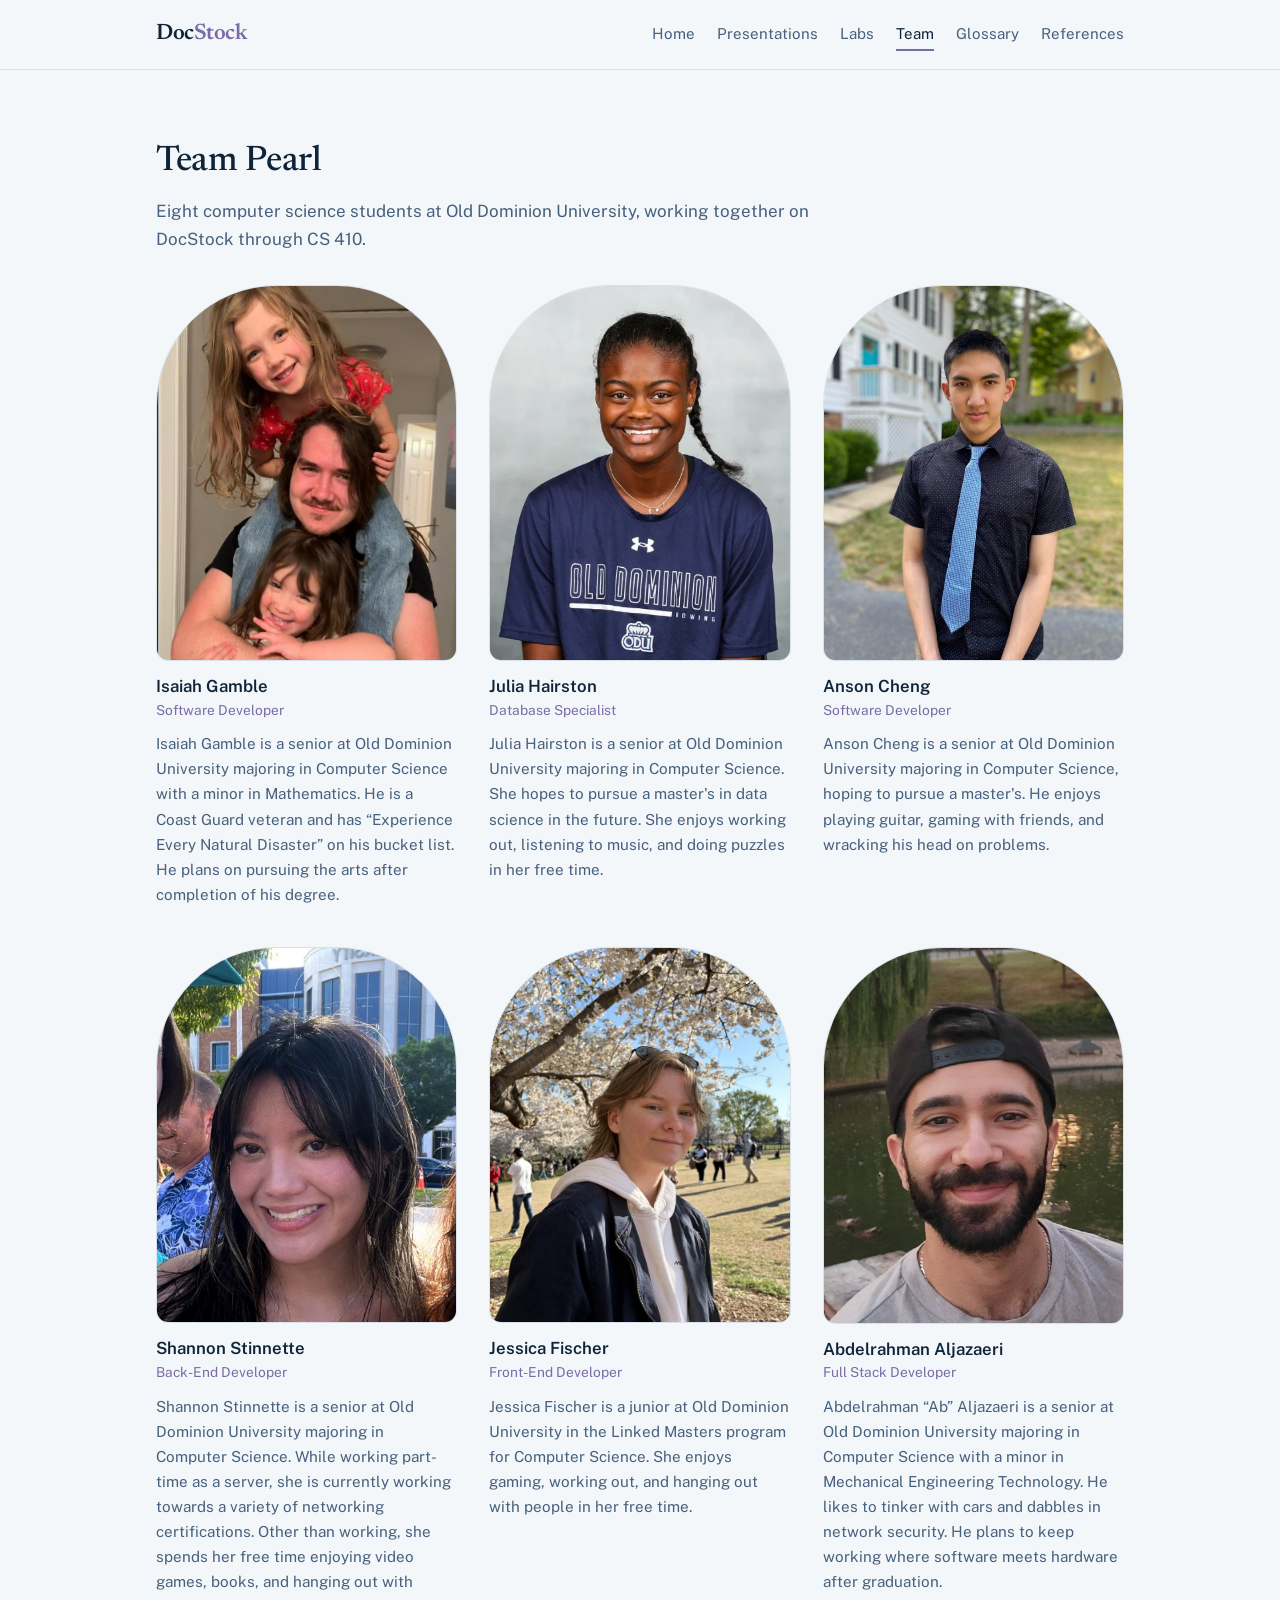
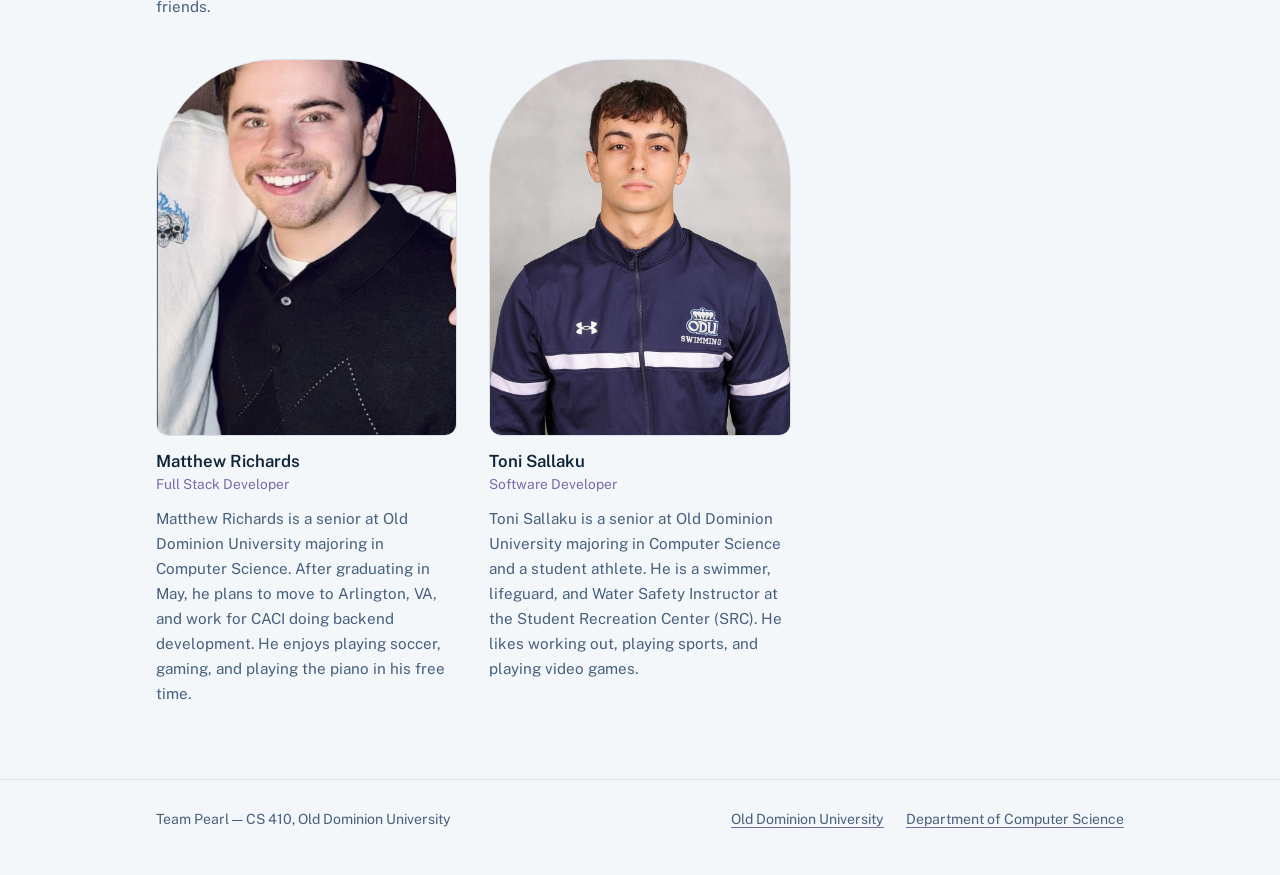
<file: team.html>
<!DOCTYPE html>
<html lang="en">
<head>
<meta charset="utf-8">
<meta name="viewport" content="width=device-width, initial-scale=1">
<title>Team — DocStock, Team Pearl</title>
<meta name="description" content="The eight members of Team Pearl, the CS 410 group building DocStock at Old Dominion University.">
<link rel="preconnect" href="https://fonts.googleapis.com">
<link rel="preconnect" href="https://fonts.gstatic.com" crossorigin>
<link href="https://fonts.googleapis.com/css2?family=Newsreader:ital,opsz,wght@0,6..72,400;0,6..72,500;0,6..72,600;1,6..72,400&family=Public+Sans:wght@400;500;600&display=swap" rel="stylesheet">
<link rel="stylesheet" href="assets/styles.css">
</head>
<body>

<header class="masthead">
  <div class="wrap">
    <a class="wordmark" href="index.html">Doc<span>Stock</span></a>
    <nav aria-label="Main">
      <a href="index.html">Home</a>
      <a href="presentations.html">Presentations</a>
      <a href="labs.html">Labs</a>
      <a href="team.html" aria-current="page">Team</a>
      <a href="glossary.html">Glossary</a>
      <a href="references.html">References</a>
    </nav>
  </div>
</header>

<main>
  <section class="band" style="border-top:0">
    <div class="wrap">
      <div class="section-head">
        <h2>Team Pearl</h2>
        <p>Eight computer science students at Old Dominion University, working together on DocStock through CS 410.</p>
      </div>

      <div class="roster">

        <article class="member">
          <figure>
            <div class="portrait">
              <img src="images/isaiah-gamble.JPEG" alt="Isaiah Gamble" data-initials="IG">
            </div>
          </figure>
          <h3>Isaiah Gamble</h3>
          <p class="role">Software Developer</p>
          <p>Isaiah Gamble is a senior at Old Dominion University majoring in Computer Science with a minor in Mathematics. 
            He is a Coast Guard veteran and has “Experience Every Natural Disaster” on his bucket list. 
            He plans on pursuing the arts after completion of his degree.</p>
        </article>

        <article class="member">
          <figure>
            <div class="portrait">
              <img src="images/julia-hairston.JPEG" alt="Julia Hairston" data-initials="JH">
            </div>
          </figure>
          <h3>Julia Hairston</h3>
          <p class="role">Database Specialist</p>
          <p>Julia Hairston is a senior at Old Dominion University majoring in Computer Science.
            She hopes to pursue a master's in data science in the future. 
            She enjoys working out, listening to music, and doing puzzles in her free time.</p>
        </article>

        <article class="member">
          <figure>
            <div class="portrait">
              <img src="images/anson-cheng.JPEG" alt="Anson Cheng" data-initials="AC">
            </div>
          </figure>
          <h3>Anson Cheng</h3>
          <p class="role">Software Developer</p>
          <p>Anson Cheng is a senior at Old Dominion University majoring in Computer Science, 
            hoping to pursue a master's. He enjoys playing guitar, gaming with friends, 
            and wracking his head on problems.</p>
        </article>

        <article class="member">
          <figure>
            <div class="portrait">
              <img src="images/shannon-stinnette.JPEG" alt="Shannon Stinnette" data-initials="SS">
            </div>
          </figure>
          <h3>Shannon Stinnette</h3>
          <p class="role">Back-End Developer</p>
          <p>Shannon Stinnette is a senior at Old Dominion University majoring in Computer Science. 
            While working part-time as a server, she is currently working towards a variety of 
            networking certifications. Other than working, she spends her free time enjoying video games, 
            books, and hanging out with friends.</p>
        </article>

        <article class="member">
          <figure>
            <div class="portrait">
              <img src="images/jessica-fischer-small.JPEG" alt="Jessica Fischer" data-initials="JF">
            </div>
          </figure>
          <h3>Jessica Fischer</h3>
          <p class="role">Front-End Developer</p>
          <p>Jessica Fischer is a junior at Old Dominion University in the Linked Masters program for 
            Computer Science. She enjoys gaming, working out, and hanging out with people in her free time.</p>
        </article>

        <article class="member">
          <figure>
            <div class="portrait">
              <img src="images/ab-aljazaeri.JPEG" alt="Abdelrahman Aljazaeri" data-initials="AA">
            </div>
          </figure>
          <h3>Abdelrahman Aljazaeri</h3>
          <p class="role">Full Stack Developer</p>
          <p>Abdelrahman “Ab” Aljazaeri is a senior at Old Dominion University majoring in Computer Science 
            with a minor in Mechanical Engineering Technology. He likes to tinker with cars and dabbles in 
            network security. He plans to keep working where software meets hardware after graduation.</p>
        </article>

        <article class="member">
          <figure>
            <div class="portrait">
              <img src="images/matthew-richards.JPEG" alt="Matthew Richards" data-initials="MR">
            </div>
          </figure>
          <h3>Matthew Richards</h3>
          <p class="role">Full Stack Developer</p>
          <p>Matthew Richards is a senior at Old Dominion University majoring in Computer Science. After graduating in May, 
            he plans to move to Arlington, VA, and work for CACI doing backend development. 
            He enjoys playing soccer, gaming, and playing the piano in his free time.</p>
        </article>

        <article class="member">
          <figure>
            <div class="portrait">
              <img src="images/toni-sallaku-small.JPEG" alt="Toni Sallaku" data-initials="TS">
            </div>
          </figure>
          <h3>Toni Sallaku</h3>
          <p class="role">Software Developer</p>
          <p>Toni Sallaku is a senior at Old Dominion University majoring in Computer Science and a student athlete. 
            He is a swimmer, lifeguard, and Water Safety Instructor at the Student Recreation Center (SRC).
            He likes working out, playing sports, and playing video games.</p>
        </article>

      </div>
    </div>
  </section>
</main>

<footer class="site-foot">
  <div class="wrap">
    <p>Team Pearl — CS 410, Old Dominion University</p>
    <p class="foot-links">
      <a href="https://www.odu.edu/">Old Dominion University</a>
      <a href="https://www.odu.edu/computer-science">Department of Computer Science</a>
    </p>
  </div>
</footer>

<script>
  // Until a photo is dropped into /images, show the member's initials instead of a broken image.
  document.querySelectorAll('.portrait img').forEach(function (img) {
    img.addEventListener('error', function () {
      var well = img.parentNode;
      well.classList.add('portrait--initials');
      well.textContent = img.dataset.initials || '';
    });
  });
</script>

</body>
</html>
</file>
<file: assets/styles.css>
/* DocStock — Team Pearl
   Palette: deep slate blue ink, cool pearl paper, nacre luster accents. */

:root {
  --ink: #0f2439;
  --ink-soft: #46607d;
  --pearl: #f4f7fa;
  --shell: #ffffff;
  --line: #d9e2ec;
  --luster: #7b6aa8;
  --luster-rose: #d99ab0;
  --luster-aqua: #8fc8c6;
  --focus: #1f6feb;

  --serif: "Newsreader", Georgia, "Times New Roman", serif;
  --sans: "Public Sans", -apple-system, BlinkMacSystemFont, "Segoe UI", Roboto, sans-serif;

  --measure: 66ch;
  --gutter: clamp(20px, 5vw, 56px);
}

* { box-sizing: border-box; }

html { -webkit-text-size-adjust: 100%; }

body {
  margin: 0;
  background: var(--pearl);
  color: var(--ink);
  font-family: var(--sans);
  font-size: 17px;
  line-height: 1.65;
  font-weight: 400;
}

img { max-width: 100%; display: block; }

a { color: var(--ink); text-decoration-color: var(--luster); text-underline-offset: 3px; }
a:hover { text-decoration-color: var(--ink); }

:focus-visible {
  outline: 2px solid var(--focus);
  outline-offset: 3px;
  border-radius: 2px;
}

h1, h2, h3 {
  font-family: var(--serif);
  font-weight: 500;
  line-height: 1.15;
  letter-spacing: -0.01em;
  margin: 0 0 0.4em;
}

h1 { font-size: clamp(2.6rem, 7vw, 4.2rem); }
h2 { font-size: clamp(1.6rem, 3.4vw, 2.2rem); }
h3 { font-size: 1.12rem; font-family: var(--sans); font-weight: 600; letter-spacing: 0; }

p { margin: 0 0 1em; max-width: var(--measure); }

.wrap {
  width: 100%;
  max-width: 1080px;
  margin: 0 auto;
  padding-left: var(--gutter);
  padding-right: var(--gutter);
}

/* ---------- Masthead ---------- */

.masthead {
  border-bottom: 1px solid var(--line);
  background: rgba(244, 247, 250, 0.92);
  backdrop-filter: blur(8px);
  position: sticky;
  top: 0;
  z-index: 10;
}

.masthead .wrap {
  display: flex;
  flex-wrap: wrap;
  align-items: baseline;
  gap: 8px 28px;
  padding-top: 16px;
  padding-bottom: 16px;
}

.wordmark {
  font-family: var(--serif);
  font-size: 1.4rem;
  font-weight: 600;
  text-decoration: none;
  letter-spacing: -0.02em;
}

.wordmark span { color: var(--luster); }

.masthead nav {
  margin-left: auto;
  display: flex;
  flex-wrap: wrap;
  gap: 6px 22px;
}

.masthead nav a {
  text-decoration: none;
  font-size: 0.94rem;
  color: var(--ink-soft);
  padding-bottom: 2px;
  border-bottom: 2px solid transparent;
}

.masthead nav a:hover { color: var(--ink); }

.masthead nav a[aria-current="page"] {
  color: var(--ink);
  border-bottom-color: var(--luster);
}

/* ---------- Hero ---------- */

.hero { padding: clamp(48px, 9vw, 104px) 0 clamp(40px, 7vw, 72px); }

.hero .wrap {
  display: grid;
  grid-template-columns: minmax(0, 1.35fr) minmax(0, 1fr);
  gap: clamp(28px, 5vw, 64px);
  align-items: center;
}

.kicker {
  font-size: 0.9rem;
  color: var(--ink-soft);
  margin-bottom: 18px;
}

.tagline {
  font-family: var(--serif);
  font-size: clamp(1.15rem, 2.4vw, 1.45rem);
  font-style: italic;
  color: var(--luster);
  margin: -0.1em 0 1.1em;
  max-width: 24ch;
}

.lede { font-size: 1.08rem; color: var(--ink-soft); }

/* the pearl — the one deliberate flourish */
.pearl {
  aspect-ratio: 1;
  width: 100%;
  max-width: 300px;
  margin-inline: auto;
  border-radius: 50%;
  background:
    radial-gradient(circle at 32% 28%, #ffffff 0%, rgba(255,255,255,0) 46%),
    conic-gradient(from 210deg,
      var(--luster-rose) 0deg,
      #f0e6f2 70deg,
      var(--luster-aqua) 150deg,
      #e8eef7 225deg,
      var(--luster) 300deg,
      var(--luster-rose) 360deg);
  box-shadow: inset 0 -14px 34px rgba(15, 36, 57, 0.16);
  animation: turn 44s linear infinite;
}

@keyframes turn { to { transform: rotate(360deg); } }

@media (prefers-reduced-motion: reduce) {
  .pearl { animation: none; }
}

/* ---------- Sections ---------- */

.band { padding: clamp(40px, 6vw, 72px) 0; border-top: 1px solid var(--line); }
.band--shell { background: var(--shell); }

.section-head { max-width: var(--measure); margin-bottom: 32px; }
.section-head p { color: var(--ink-soft); margin-bottom: 0; }

.grid {
  display: grid;
  grid-template-columns: repeat(auto-fit, minmax(240px, 1fr));
  gap: 28px 36px;
}

.feature h3 { margin-bottom: 6px; }
.feature p { color: var(--ink-soft); font-size: 0.97rem; margin-bottom: 0; }

.rule-list {
  list-style: none;
  padding: 0;
  margin: 0;
  columns: 2;
  column-gap: 36px;
  max-width: 760px;
}

.rule-list li {
  break-inside: avoid;
  padding: 9px 0 9px 20px;
  border-bottom: 1px solid var(--line);
  color: var(--ink-soft);
  font-size: 0.97rem;
  position: relative;
}

.rule-list li::before {
  content: "";
  position: absolute;
  left: 0;
  top: 19px;
  width: 9px;
  height: 3px;
  border-radius: 2px;
  background: var(--luster-rose);
}

@media (max-width: 620px) { .rule-list { columns: 1; } }

.next-links {
  display: flex;
  flex-wrap: wrap;
  gap: 14px;
  margin-top: 8px;
}

.button {
  display: inline-block;
  text-decoration: none;
  font-size: 0.96rem;
  font-weight: 600;
  padding: 11px 22px;
  border-radius: 999px;
  border: 1px solid var(--ink);
  background: var(--ink);
  color: var(--pearl);
}

.button:hover { background: #1b3b5c; border-color: #1b3b5c; }

.button--quiet {
  background: transparent;
  color: var(--ink);
  border-color: var(--line);
}

.button--quiet:hover { background: var(--shell); border-color: var(--ink); }

/* ---------- Presentation ---------- */

.deck-frame {
  position: relative;
  width: 100%;
  aspect-ratio: 16 / 9;
  border: 1px solid var(--line);
  border-radius: 10px;
  overflow: hidden;
  background: var(--shell);
}

.deck-frame iframe {
  position: absolute;
  inset: 0;
  width: 100%;
  height: 100%;
  border: 0;
}

/* Lab writeups are portrait letter pages, not 16:9 slides. */
.deck-frame--doc {
  aspect-ratio: 8.5 / 11;
  max-width: 820px;
  margin-left: auto;
  margin-right: auto;
}

@media (max-width: 620px) {
  .deck-frame--doc { aspect-ratio: 3 / 4; }
}

.deck-fallback {
  margin-top: 16px;
  margin-bottom: 0;
}

.deck-meta {
  display: flex;
  flex-wrap: wrap;
  gap: 6px 24px;
  margin-top: 14px;
  font-size: 0.92rem;
  color: var(--ink-soft);
}

.deck-empty {
  border: 1px dashed var(--luster);
  border-radius: 10px;
  background: var(--shell);
  padding: 32px;
}

.deck-empty code {
  font-size: 0.88rem;
  background: var(--pearl);
  padding: 2px 6px;
  border-radius: 4px;
}

.source {
  margin-top: 16px;
  margin-bottom: 0;
  font-size: 0.88rem;
  color: var(--ink-soft);
}

/* ---------- Team ---------- */

.roster {
  display: grid;
  grid-template-columns: repeat(auto-fit, minmax(230px, 1fr));
  gap: 40px 32px;
}

.member figure { margin: 0 0 16px; }

.portrait {
  aspect-ratio: 4 / 5;
  width: 100%;
  border-radius: 120px 120px 12px 12px;
  overflow: hidden;
  background: linear-gradient(155deg, #e9edf4, #dfe6f0);
  border: 1px solid var(--line);
}

.portrait img {
  width: 100%;
  height: 100%;
  object-fit: cover;
}

.portrait--initials {
  display: grid;
  place-items: center;
  background: conic-gradient(from 200deg, #f2e7ef, #e4edf3, #ece7f4, #f2e7ef);
  font-family: var(--serif);
  font-size: 2.4rem;
  color: var(--luster);
}

.member h3 { margin-bottom: 2px; font-size: 1.05rem; }

.member .role {
  font-size: 0.86rem;
  color: var(--luster);
  margin-bottom: 10px;
}

.member p { font-size: 0.95rem; color: var(--ink-soft); margin-bottom: 0; }

/* ---------- Glossary ---------- */

.glossary { margin: 0; max-width: 880px; }

.glossary div {
  display: grid;
  grid-template-columns: minmax(0, 15rem) minmax(0, 1fr);
  gap: 4px 32px;
  padding: 16px 0;
  border-bottom: 1px solid var(--line);
}

.glossary div:first-child { border-top: 1px solid var(--line); }

.glossary dt { font-weight: 600; }

.glossary dd { margin: 0; color: var(--ink-soft); max-width: var(--measure); }

@media (max-width: 620px) { .glossary div { grid-template-columns: 1fr; } }

/* ---------- References ---------- */

.ref-list {
  list-style: none;
  padding: 0;
  margin: 0;
  max-width: 880px;
}

.ref-list li {
  display: grid;
  grid-template-columns: 2.6rem minmax(0, 1fr);
  padding: 14px 0;
  border-bottom: 1px solid var(--line);
  color: var(--ink-soft);
  font-size: 0.97rem;
  overflow-wrap: anywhere;
}

.ref-list li:first-child { border-top: 1px solid var(--line); }

.ref-list .ref-num { color: var(--ink); font-weight: 600; }

.ref-list li:target { background: var(--shell); }

/* ---------- Footer ---------- */

.site-foot {
  border-top: 1px solid var(--line);
  padding: 28px 0 44px;
  font-size: 0.88rem;
  color: var(--ink-soft);
}

.site-foot .wrap {
  display: flex;
  flex-wrap: wrap;
  justify-content: space-between;
  gap: 8px 28px;
}

.site-foot p { margin: 0; max-width: none; }

.foot-links { display: flex; flex-wrap: wrap; gap: 6px 22px; }

.foot-links a { color: var(--ink-soft); }
.foot-links a:hover { color: var(--ink); }

/* ---------- Small screens ---------- */

@media (max-width: 780px) {
  .hero .wrap { grid-template-columns: 1fr; }
  .pearl { max-width: 190px; grid-row: 1; }
  .masthead nav { width: 100%; margin-left: 0; gap: 6px 18px; }
}
</file>
